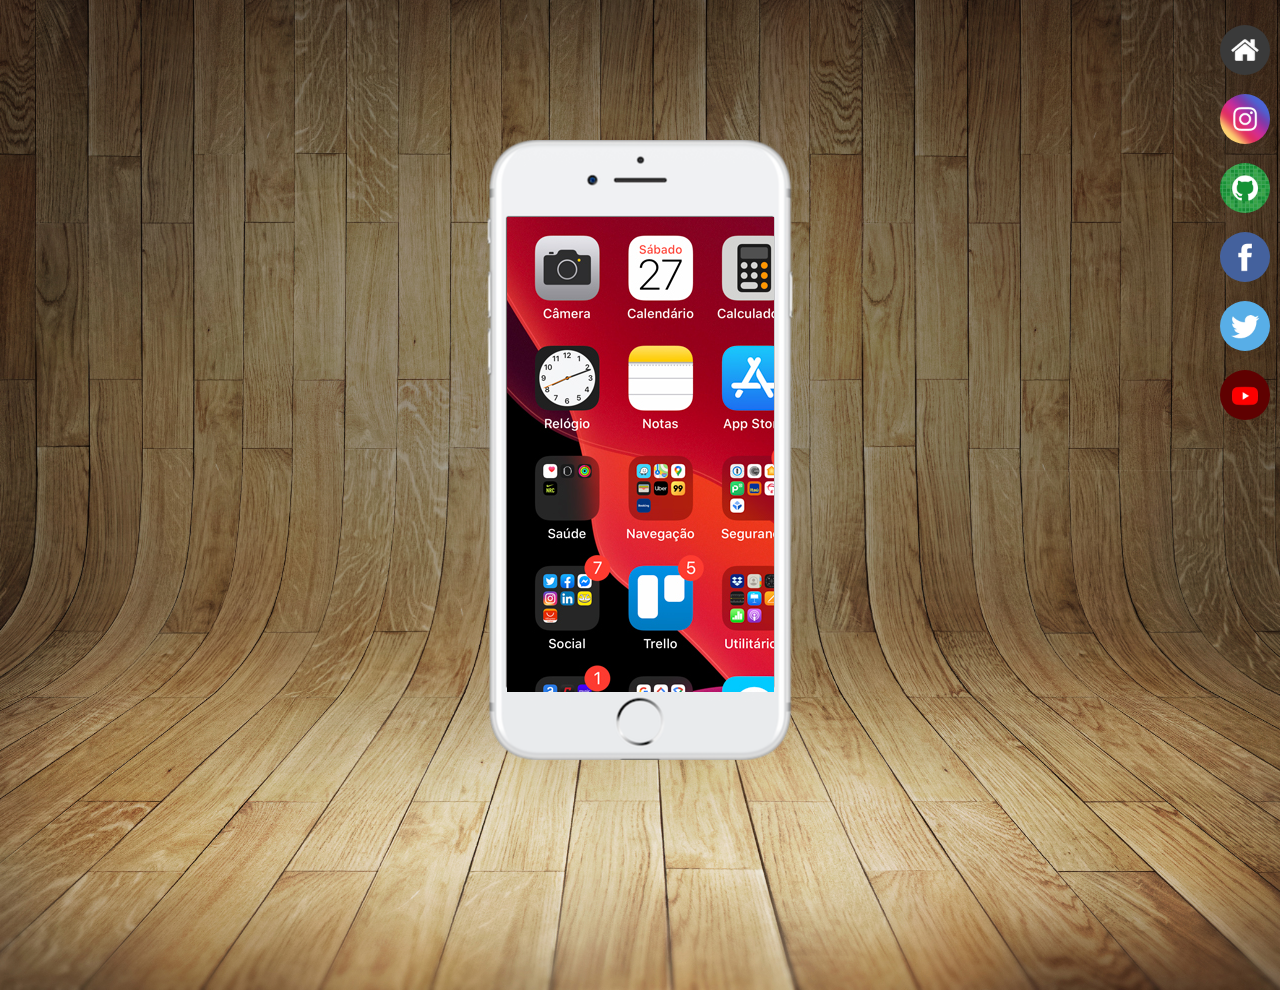
<file: index.html>
<!DOCTYPE html>
<html lang="pt-br">
<head>
    <meta charset="UTF-8">
    <meta name="viewport" content="width=device-width, initial-scale=1.0">
    <link rel="stylesheet" href="style.css">
    <link rel="shortcut icon" href="favicon.ico" type="image/x-icon">
    <title>Redes Sociais</title>
</head>
<body>
    <main>
        <nav>
            <a href="imagens/tela-home.jpg" target="iframe">
                <img src="imagens/logo-home.jpg" alt="logo home">
            </a>
            <a href="./paginas/instagram.html" target="iframe">
                <img src="imagens/logo-instagram.jpg" alt="logo instagram">
            </a>
            <a href="/paginas/github.html" target="iframe">
                <img src="imagens/logo-github.jpg" alt="logo github">
            </a>
            <a href="/paginas/facebook.html" target="iframe">
                <img src="imagens/logo-facebook.jpg" alt="logo facebook">
            </a>
            <a href="/paginas/twiter.html" target="iframe">
                <img src="imagens/logo-twitter.jpg" alt="logo twitter">
            </a>
            <a href="/paginas/youtube.html" target="iframe">
                <img src="imagens/logo-youtube.jpg" alt="logo youtube">
            </a>
        </nav>
        <section id="telefone">
            <iframe name="iframe" src="imagens/tela-home.jpg" frameborder="0"></iframe>
        </section>
    </main>
</body>
</html>
</file>
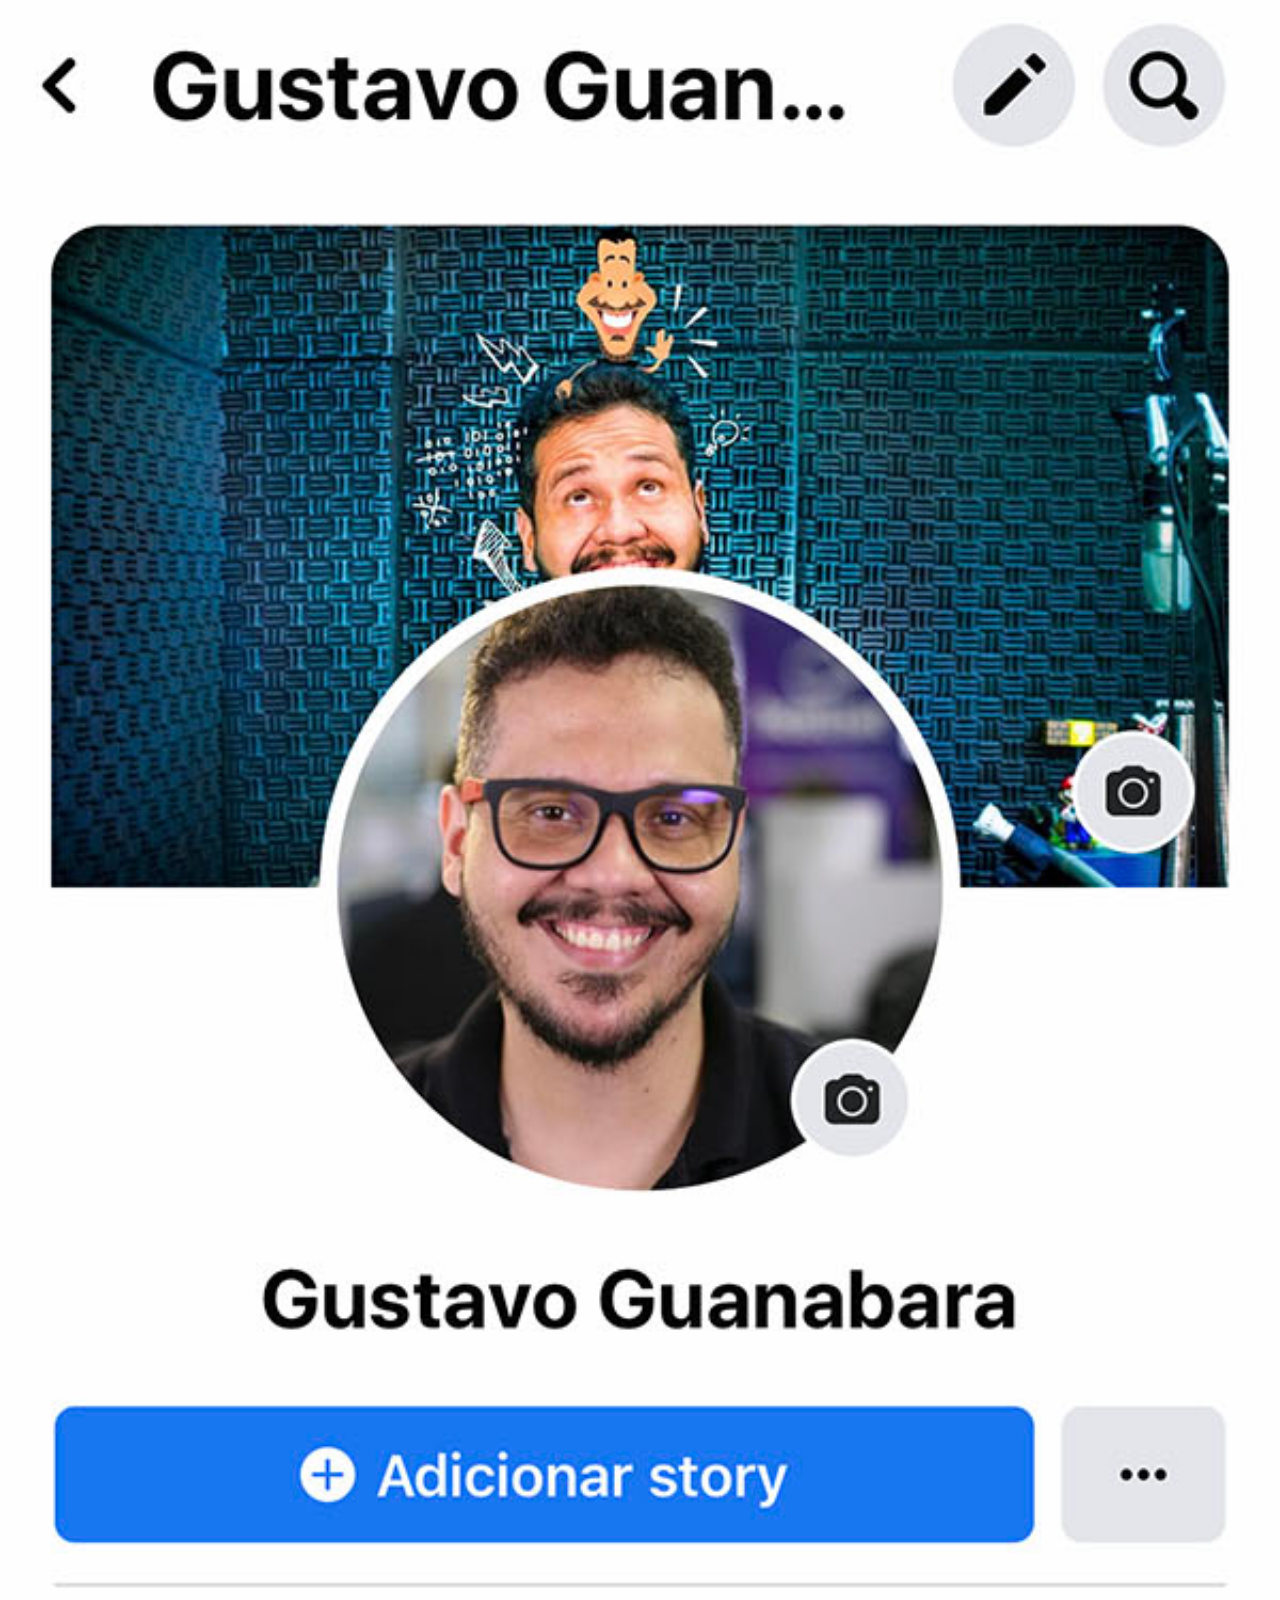
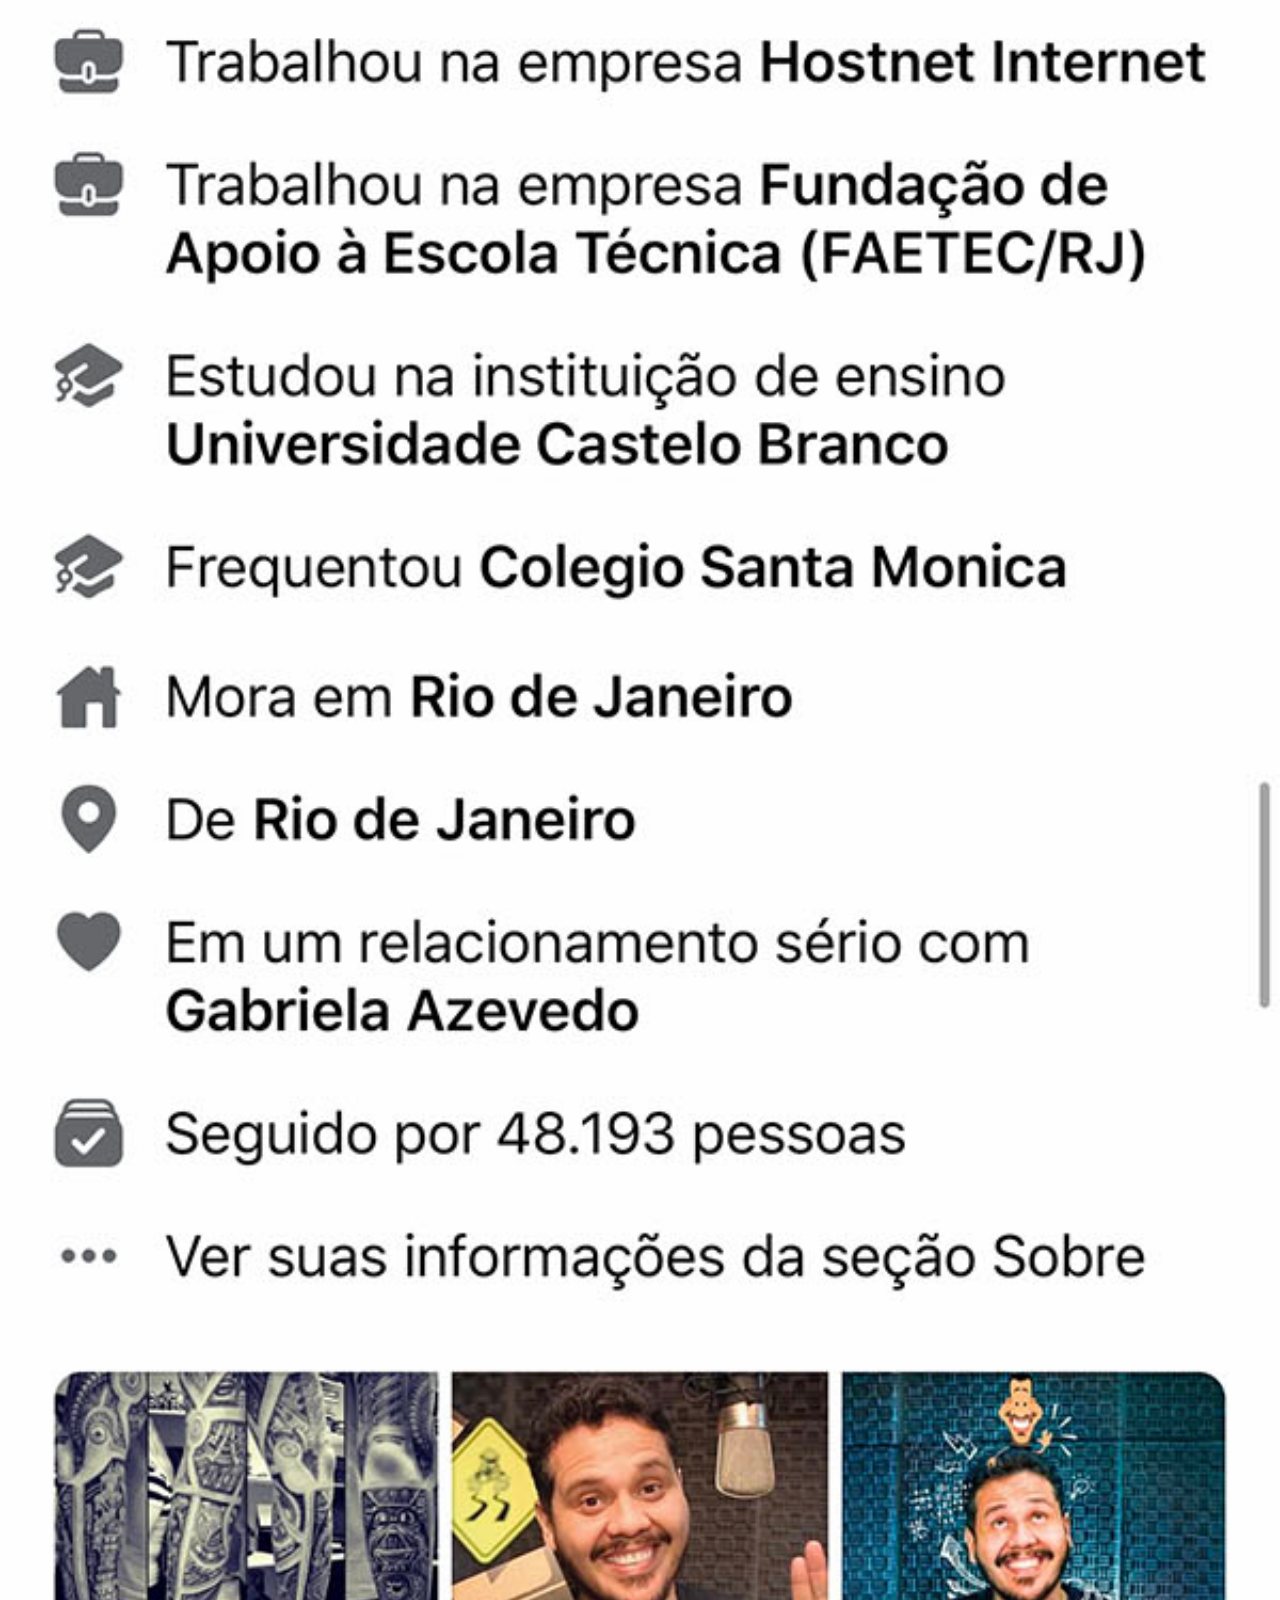
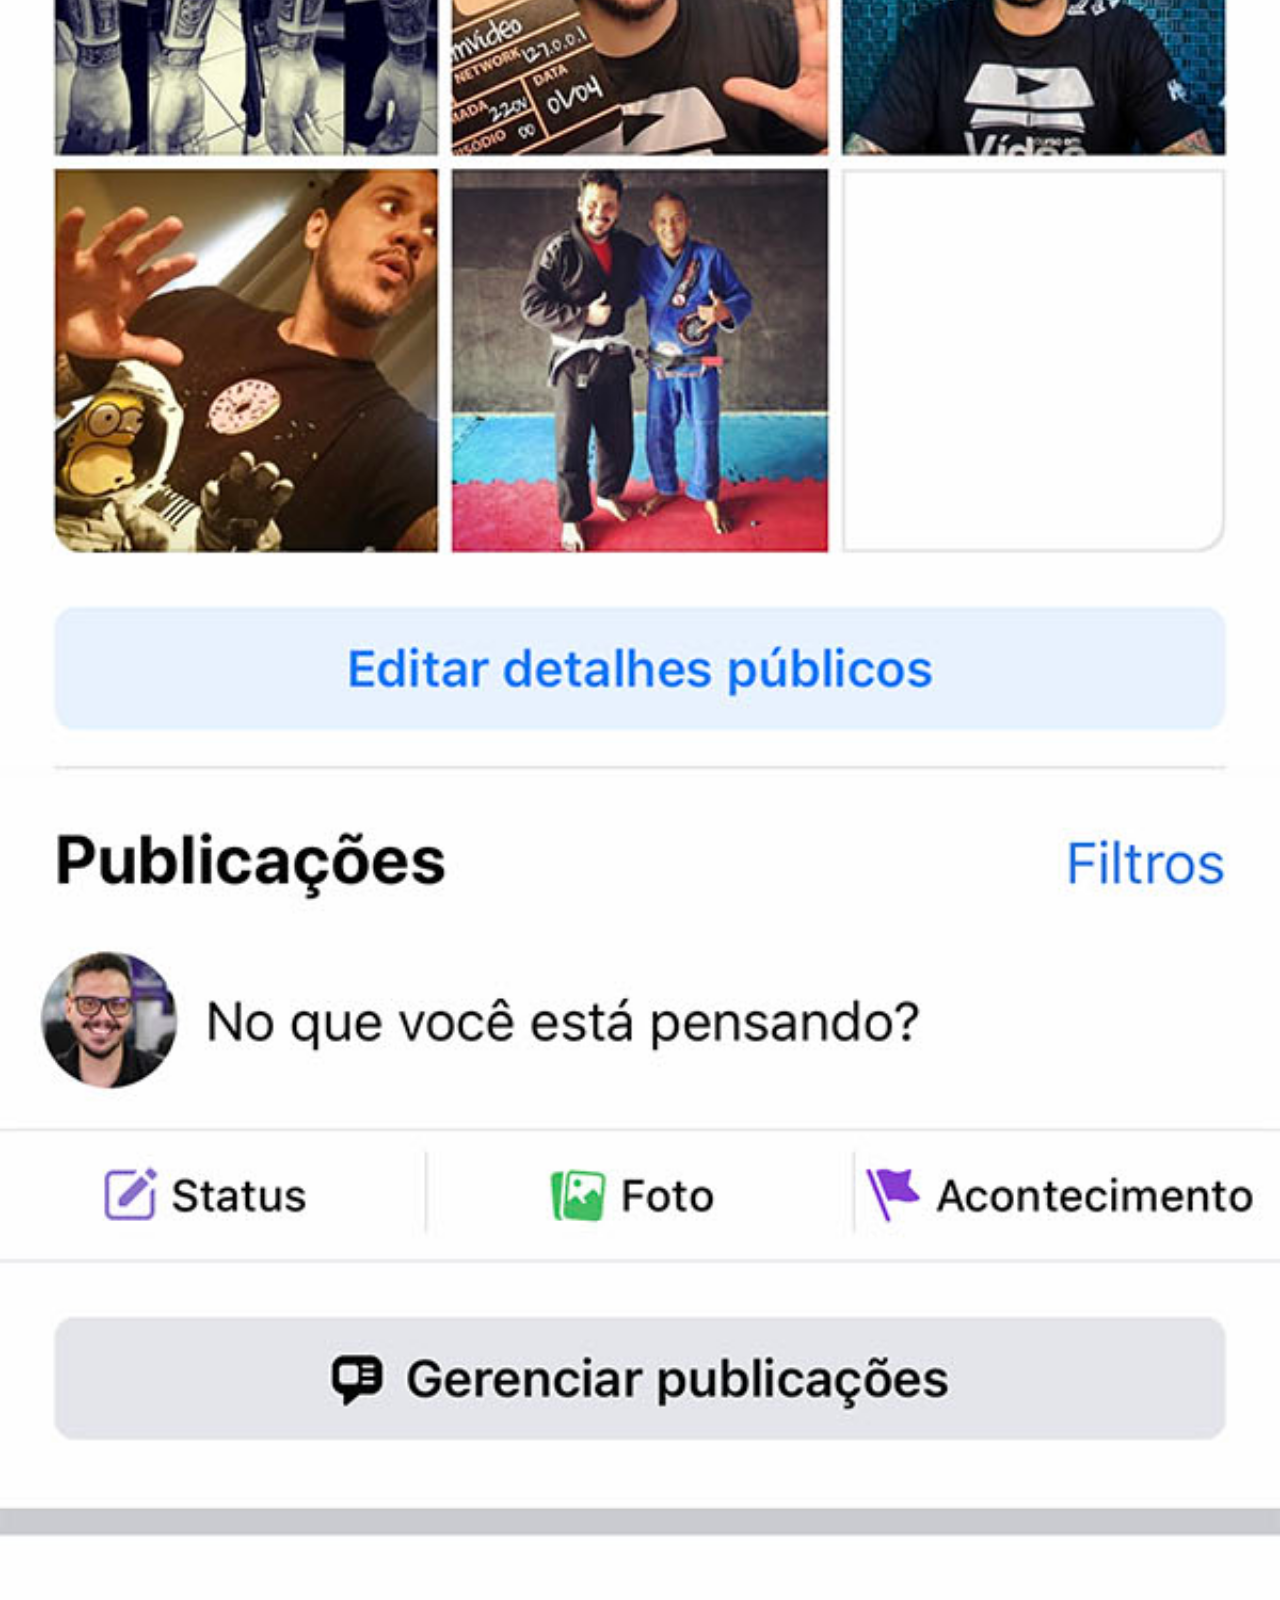
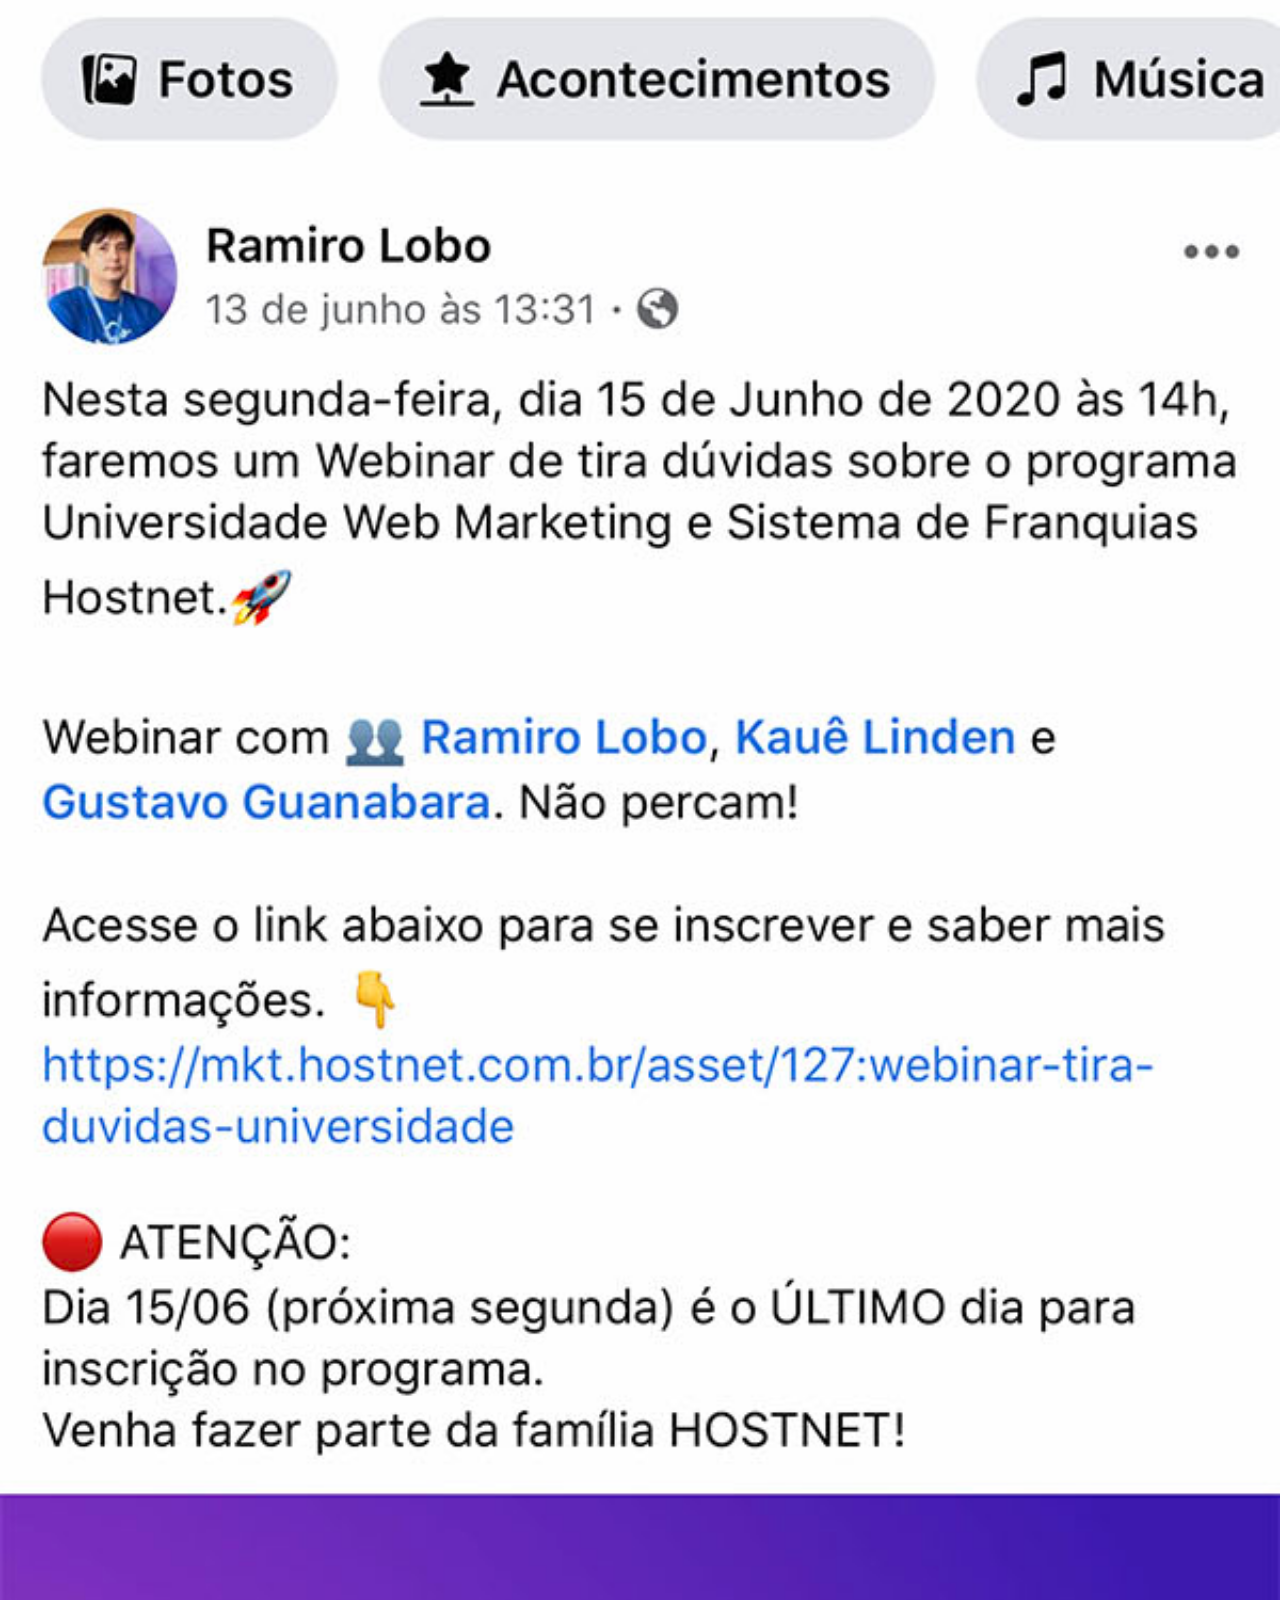
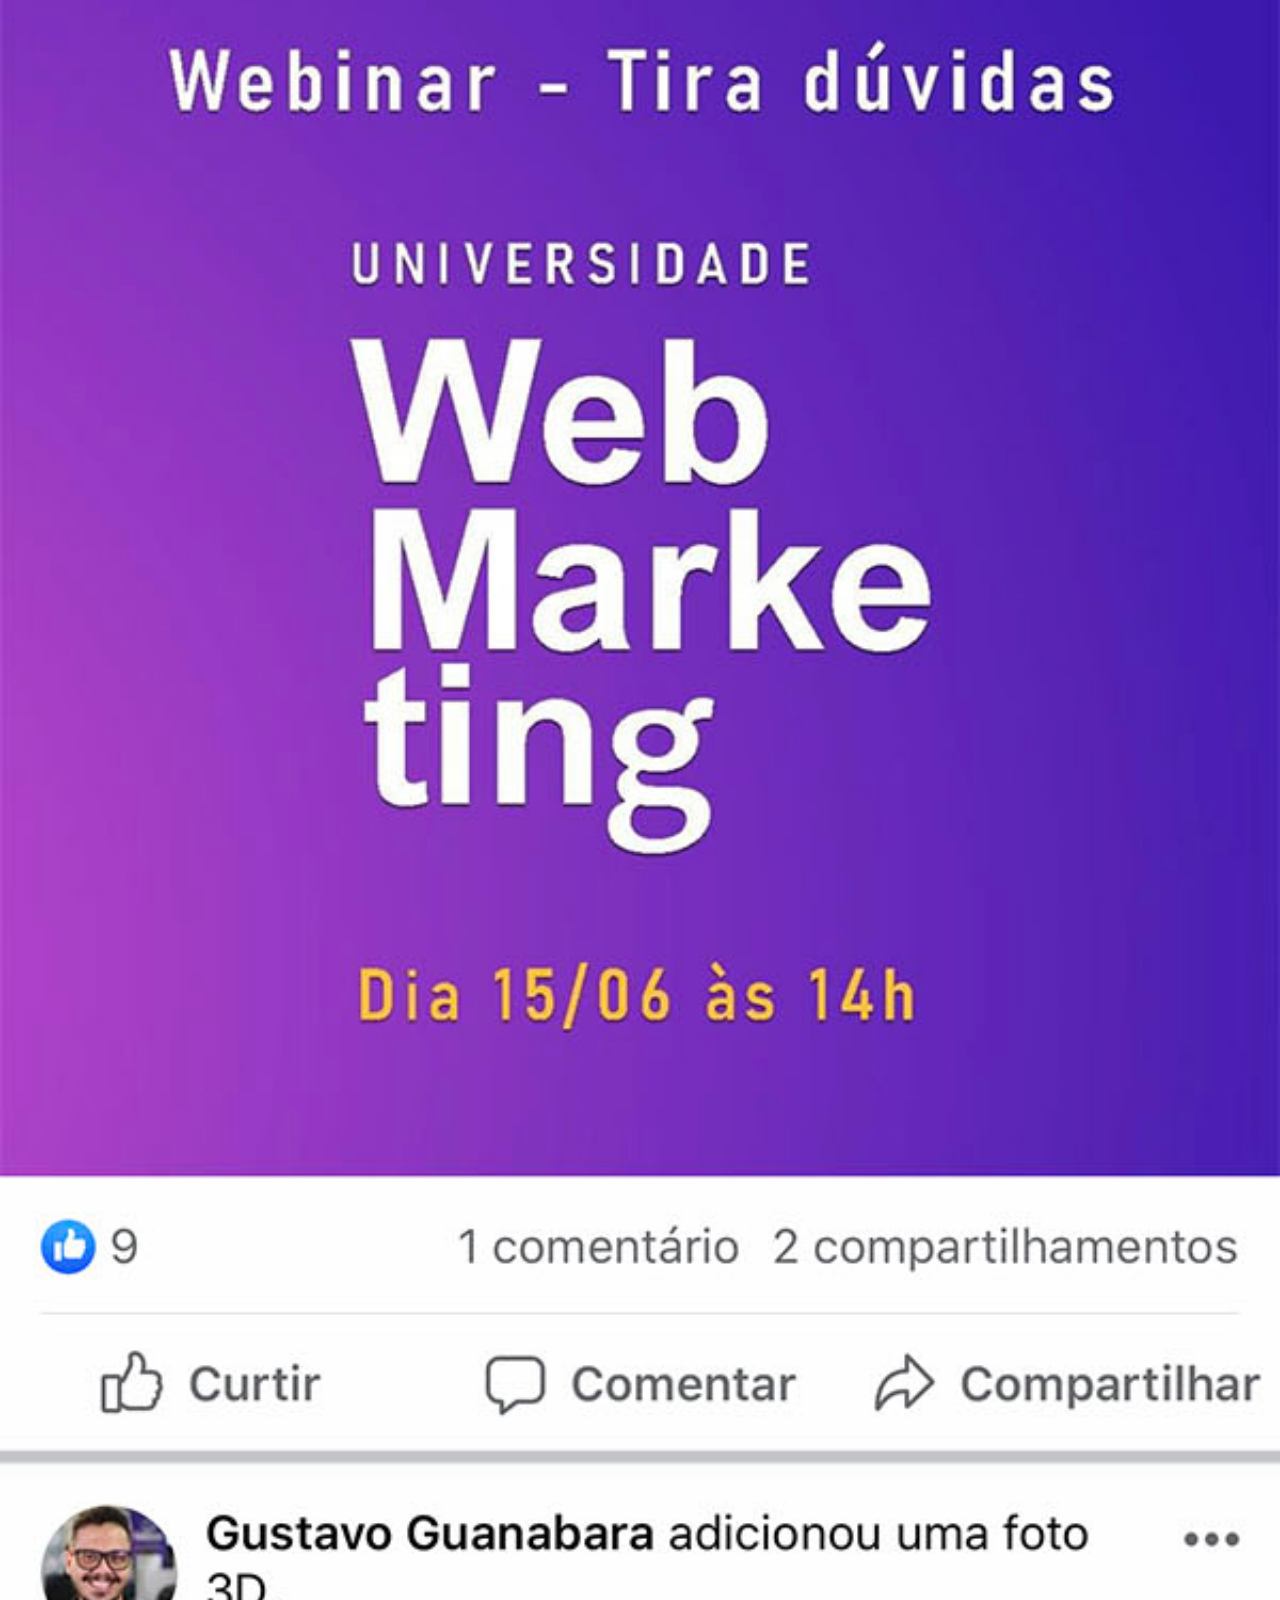
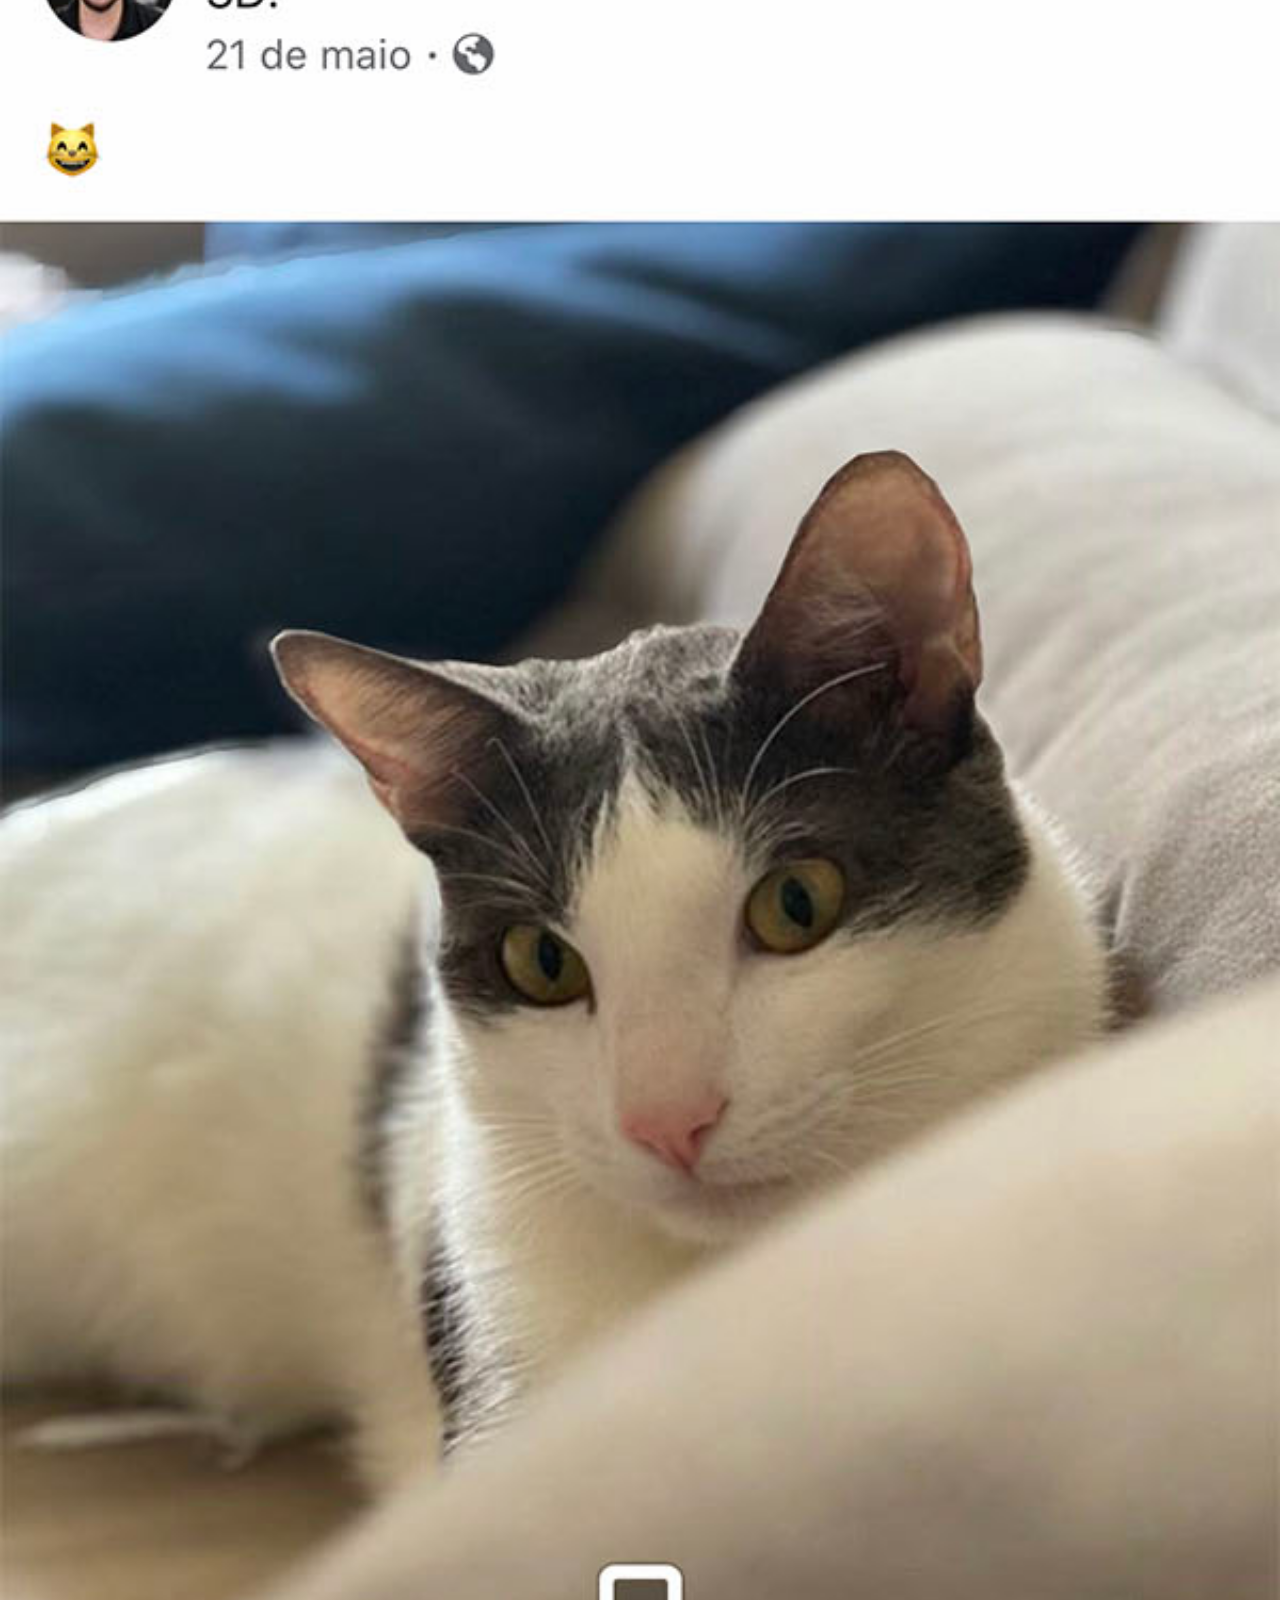
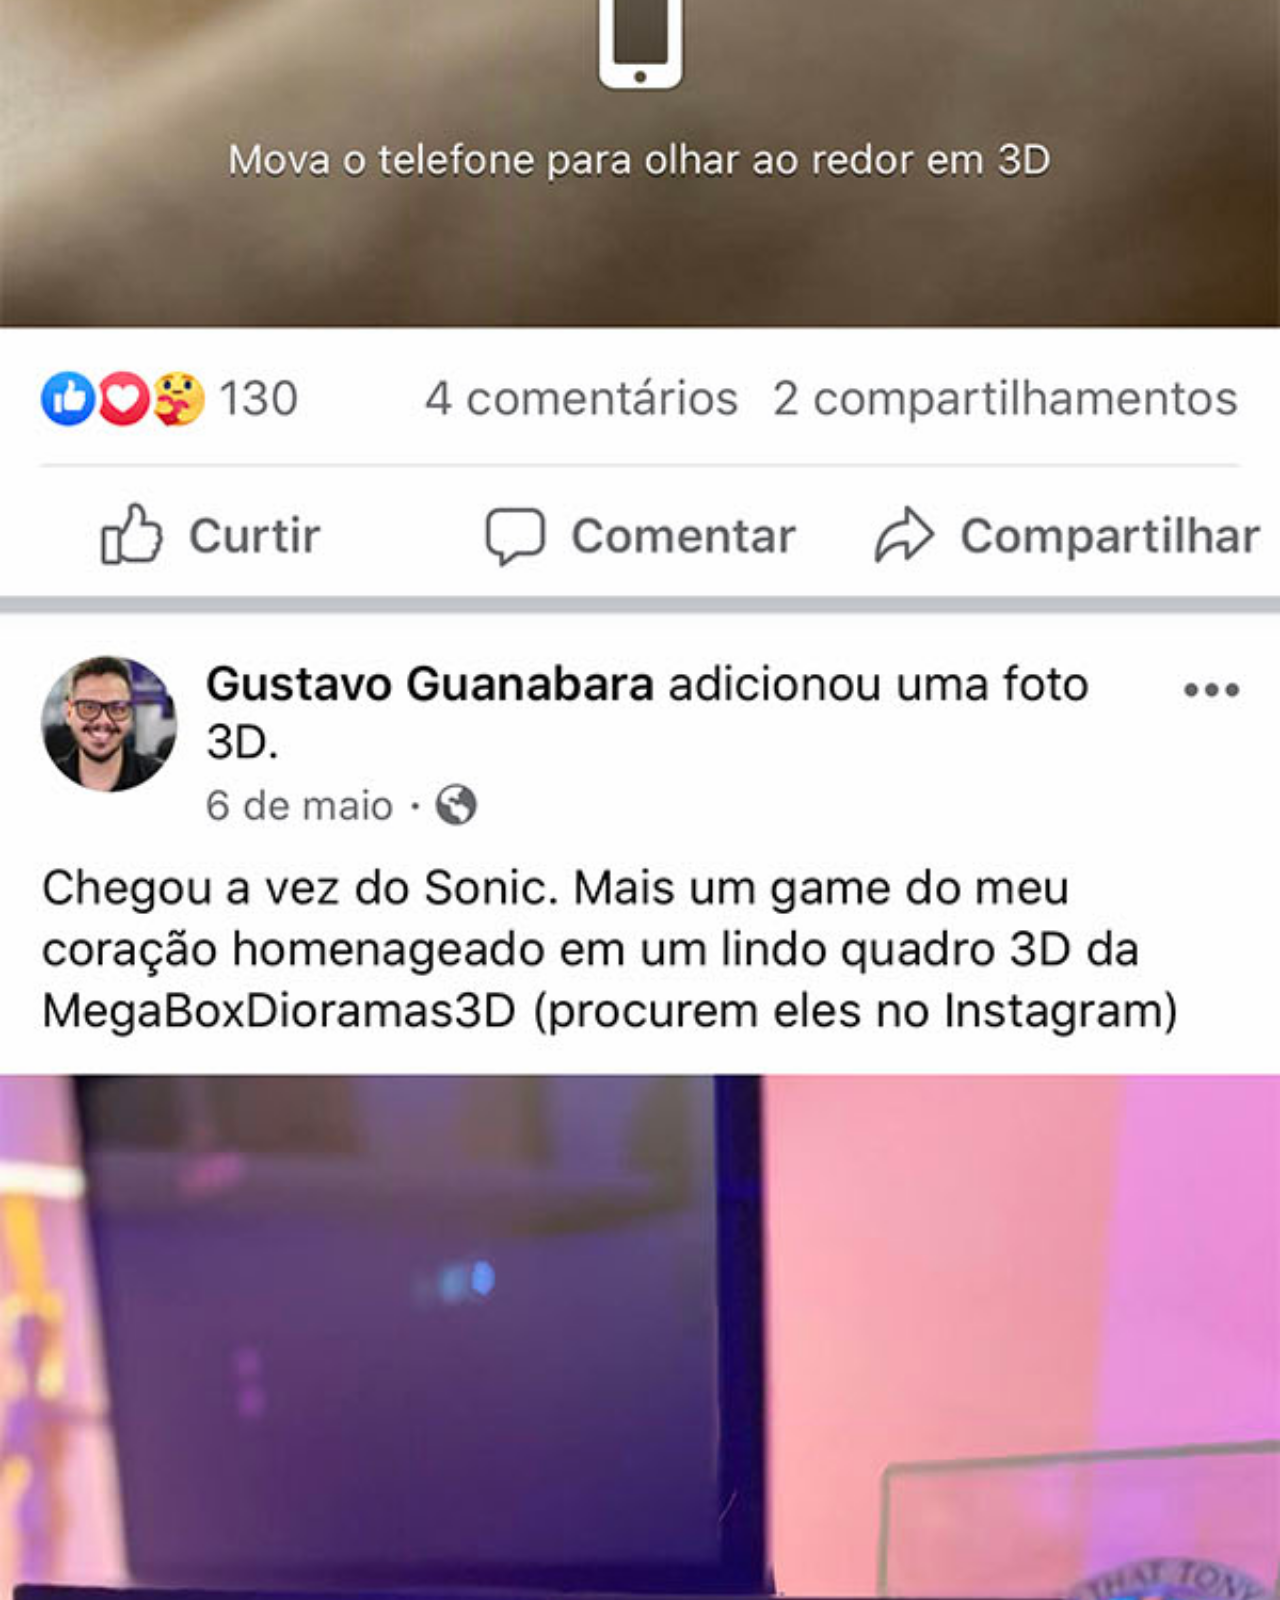
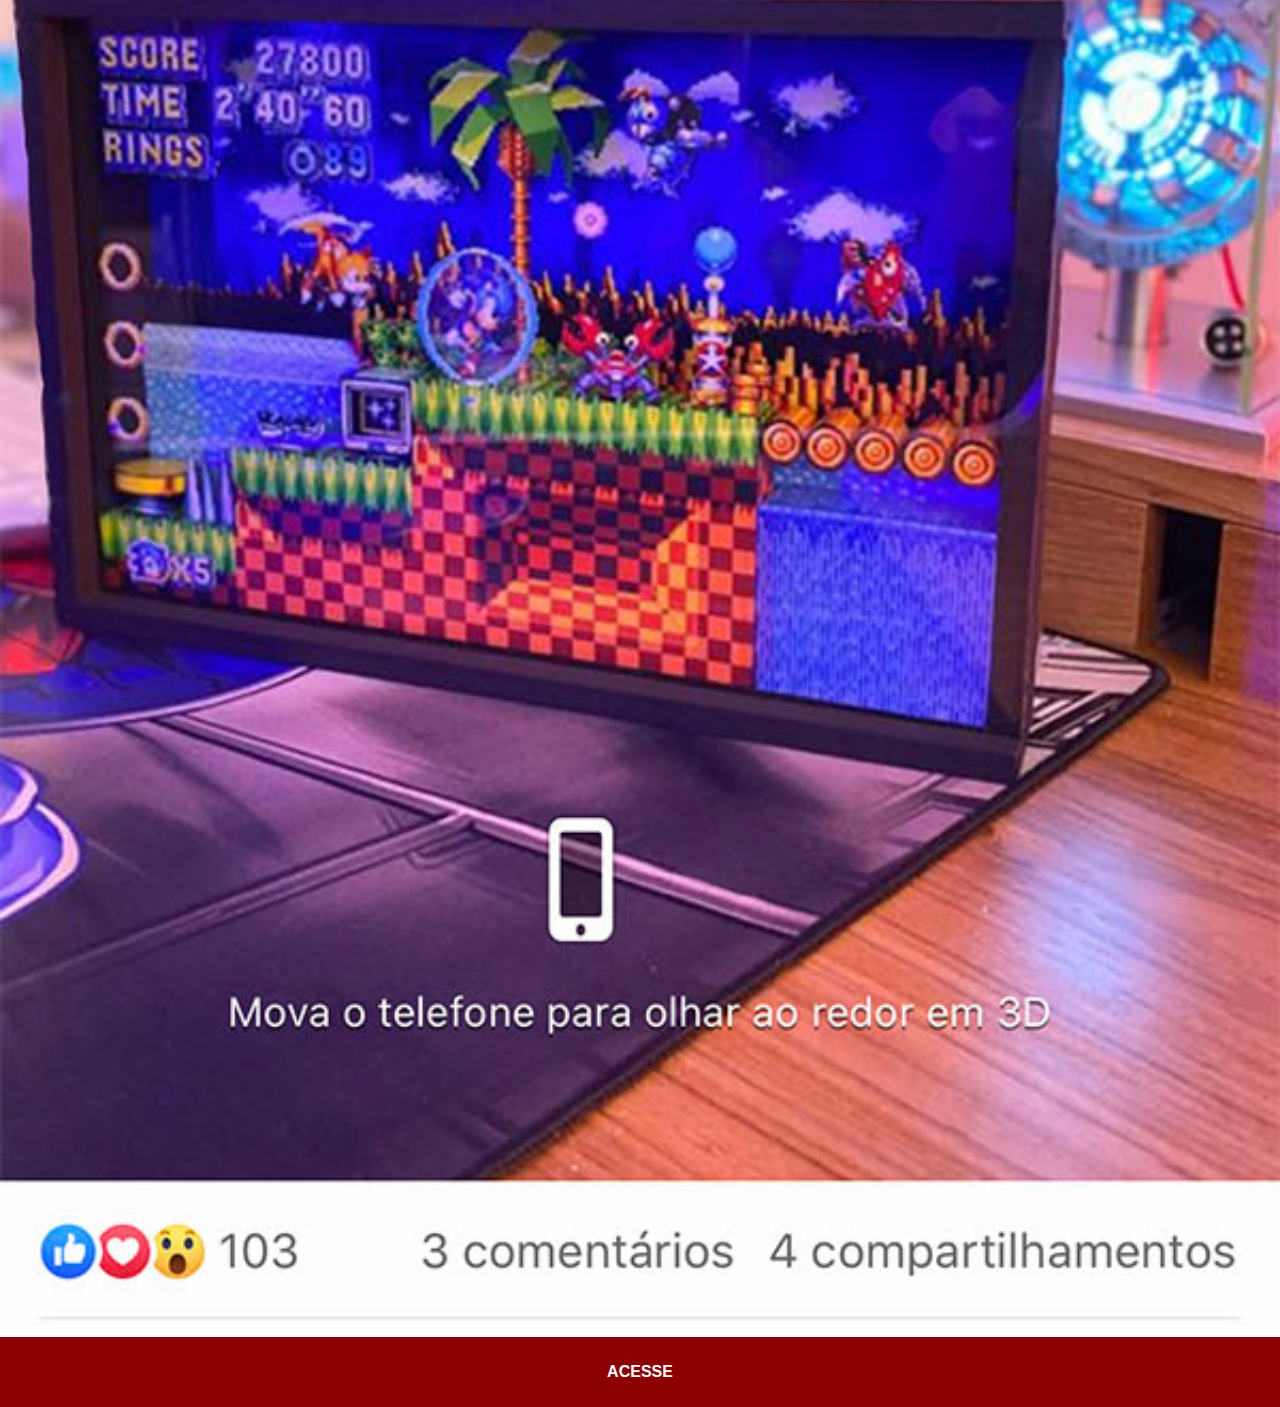
<file: paginas/facebook.html>
<!DOCTYPE html>
<html lang="pt-br">
<head>
    <meta charset="UTF-8">
    <meta name="viewport" content="width=device-width, initial-scale=1.0">
    <title>Instagram</title>
    <link rel="stylesheet" href="pagina.css">
</head>
<body>
    <img src="/imagens/tela-facebook.jpg" alt="foto do facebook">
    <button>ACESSE</button>
</body>
</html>
</file>
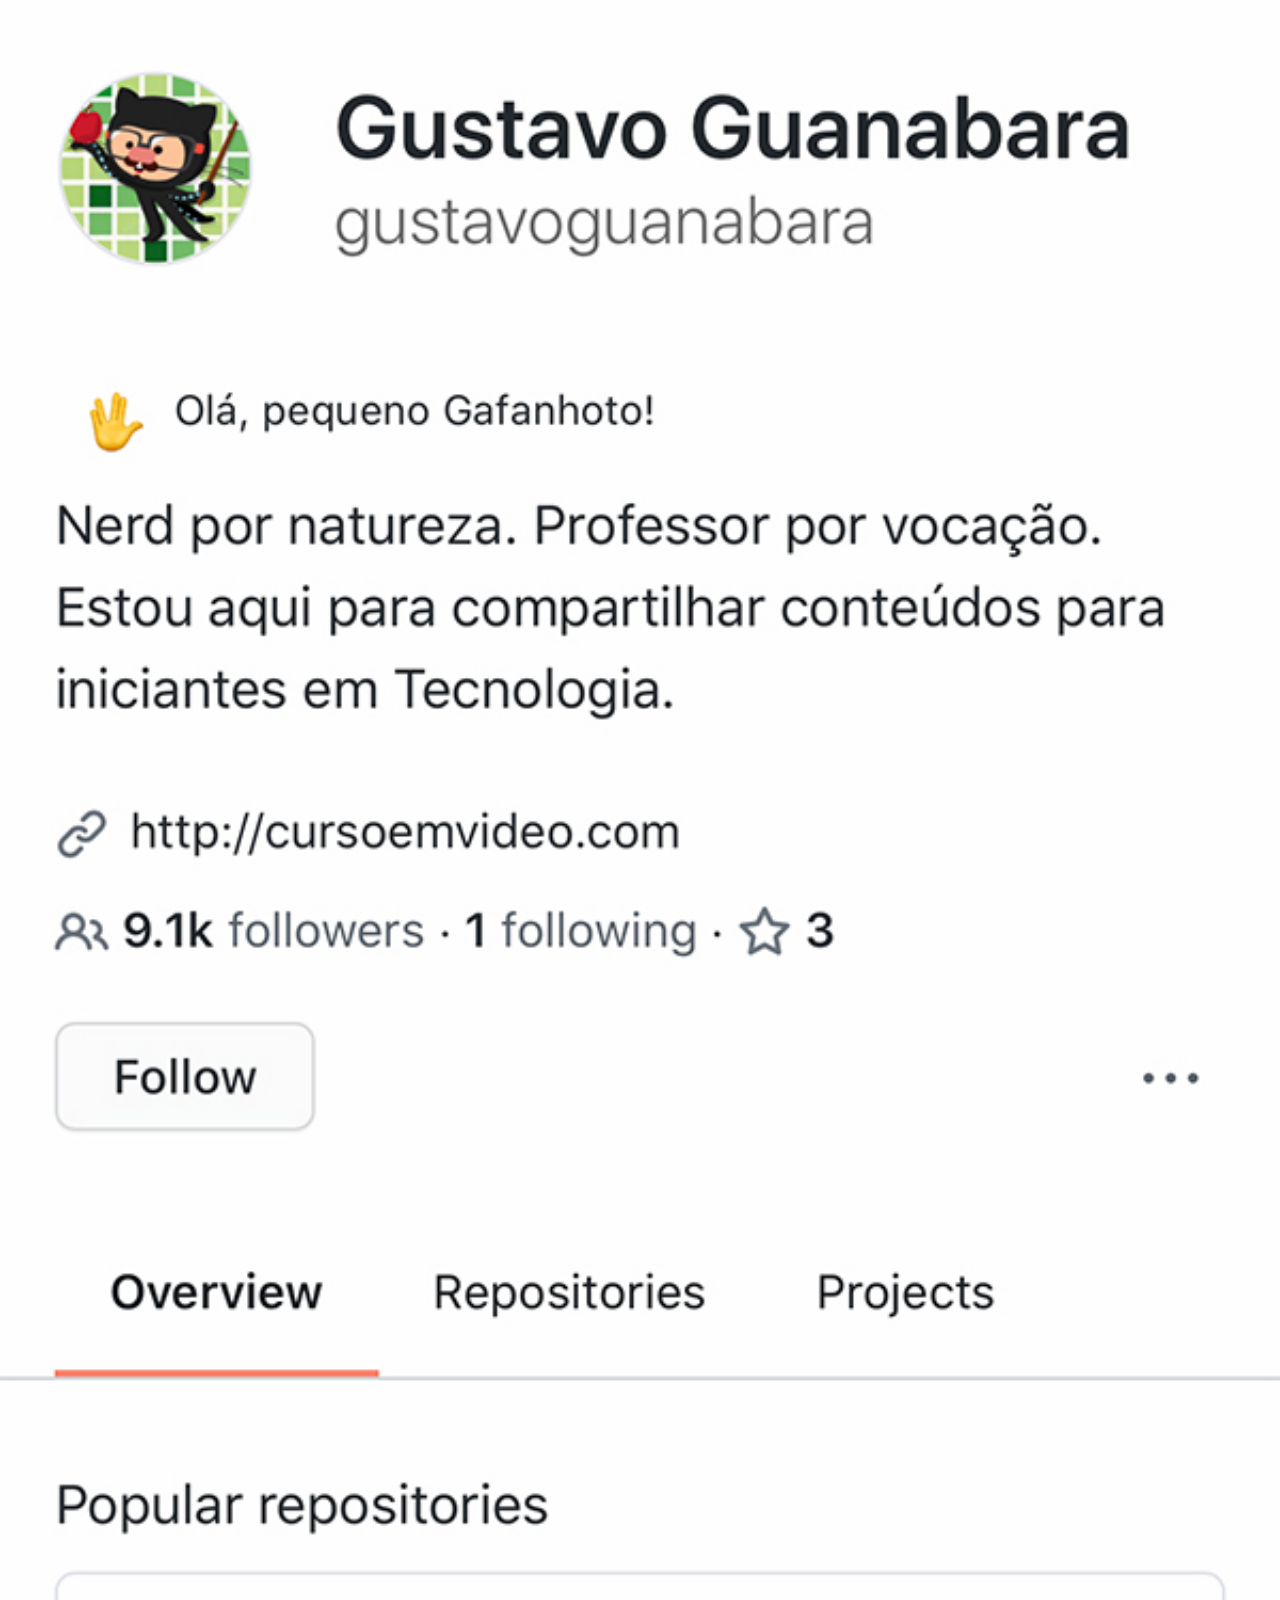
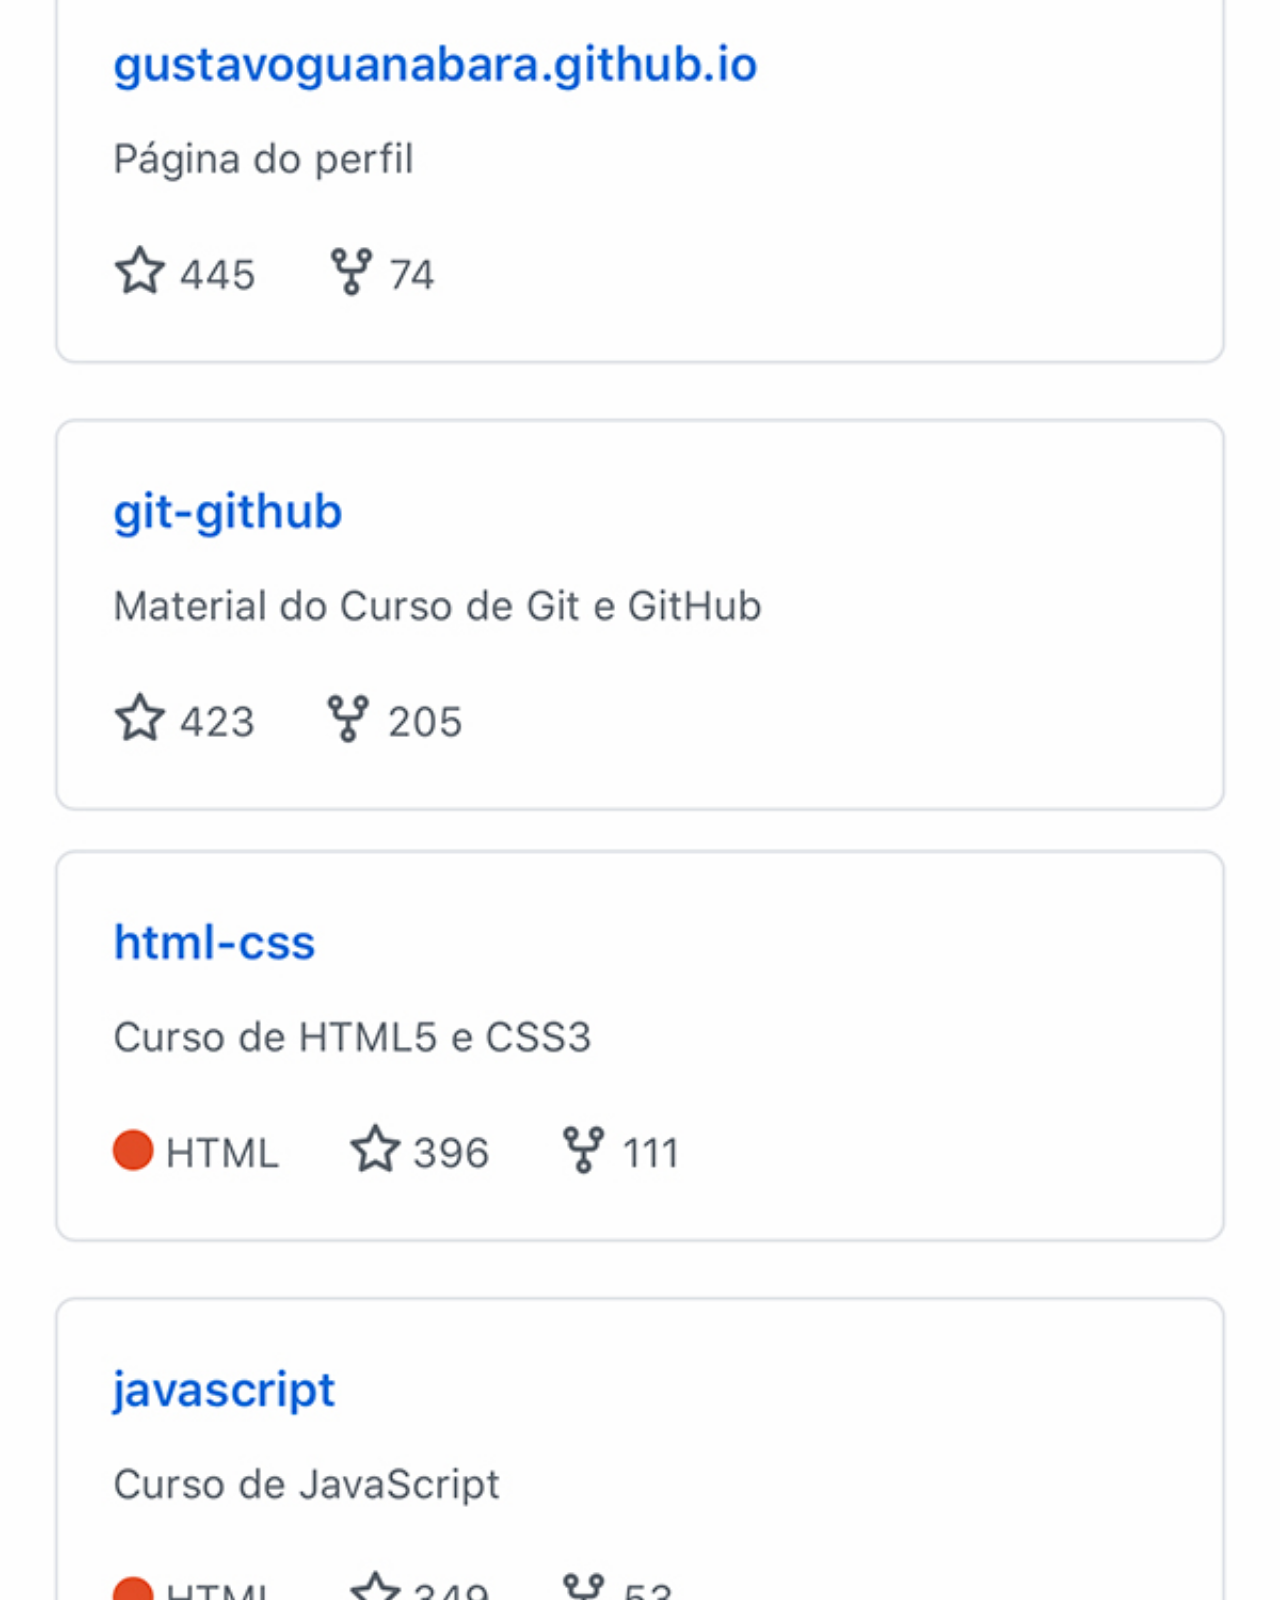
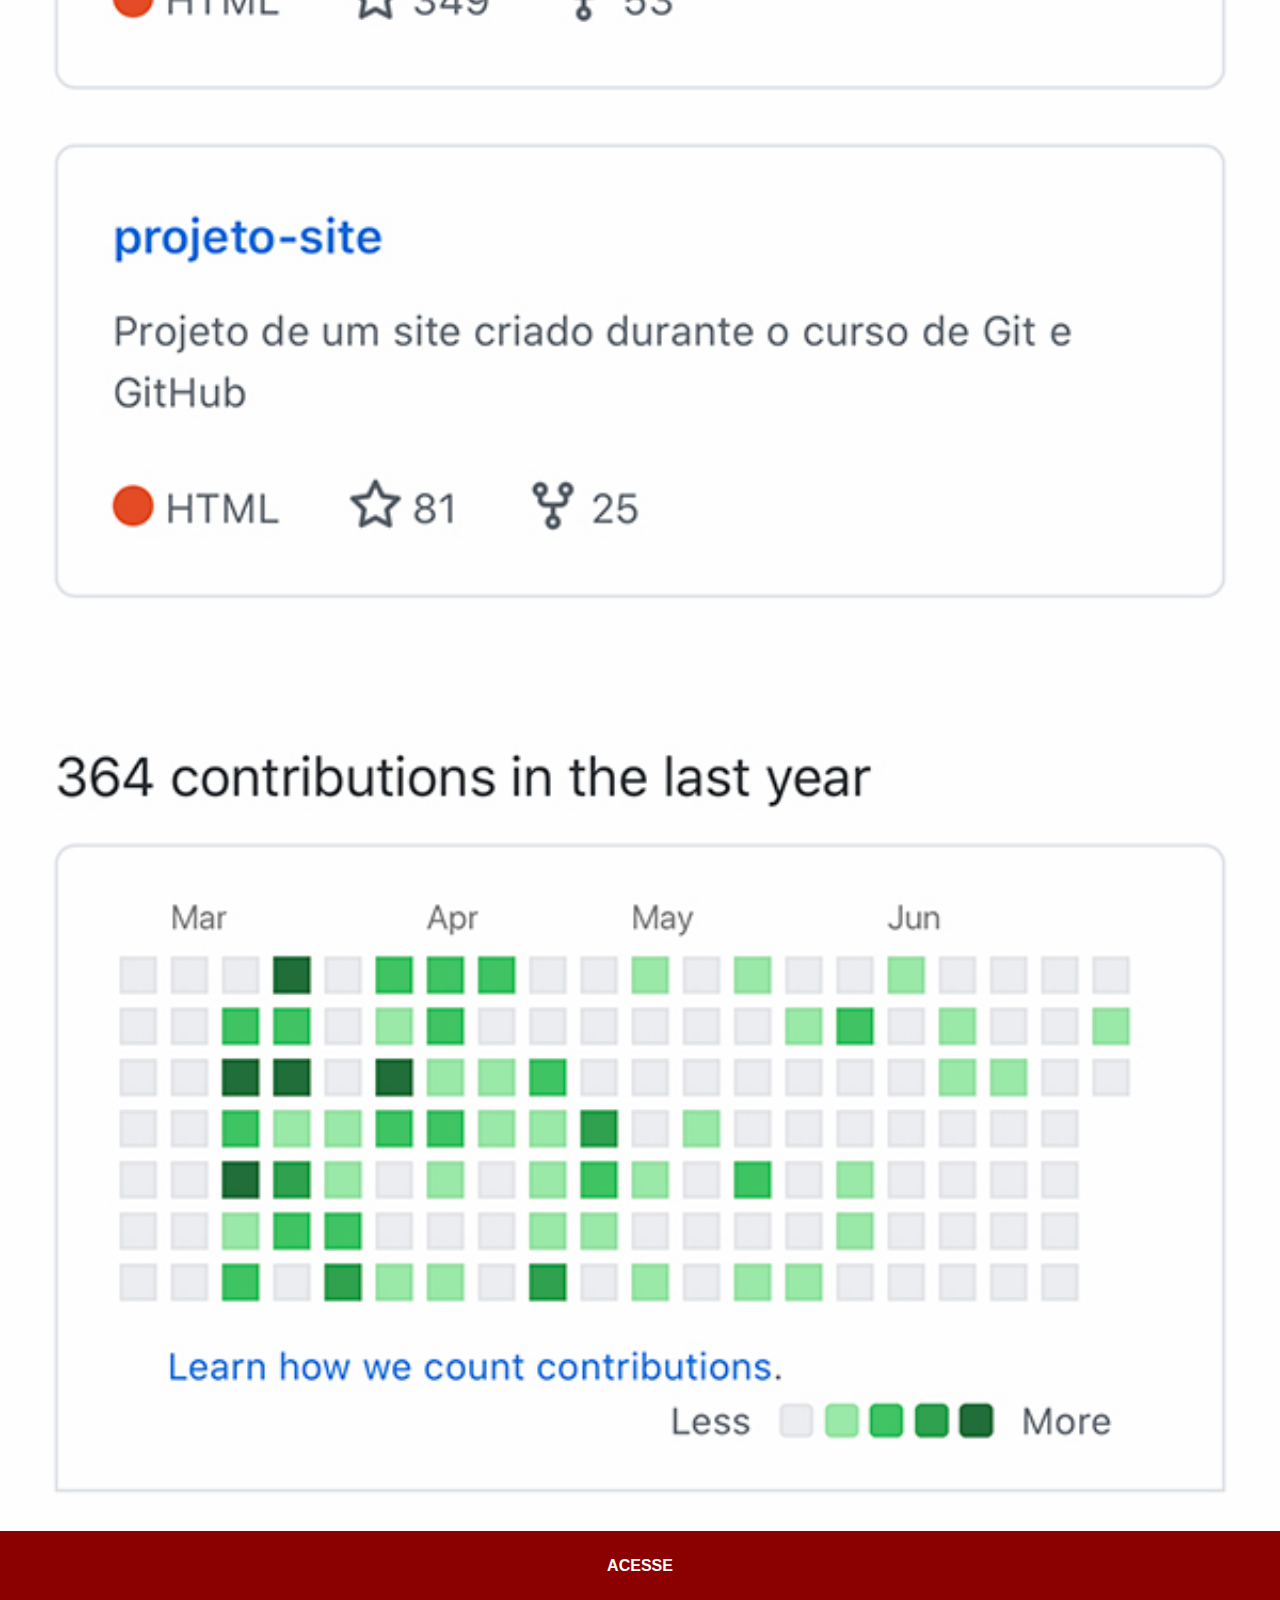
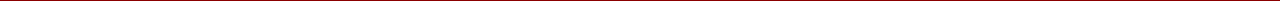
<file: paginas/github.html>
<!DOCTYPE html>
<html lang="pt-br">
<head>
    <meta charset="UTF-8">
    <meta name="viewport" content="width=device-width, initial-scale=1.0">
    <title>Instagram</title>
    <link rel="stylesheet" href="pagina.css">
</head>
<body>
    <img src="/imagens/tela-github.jpg" alt="foto do github">
    <button>ACESSE</button>

</body>
</html>
</file>
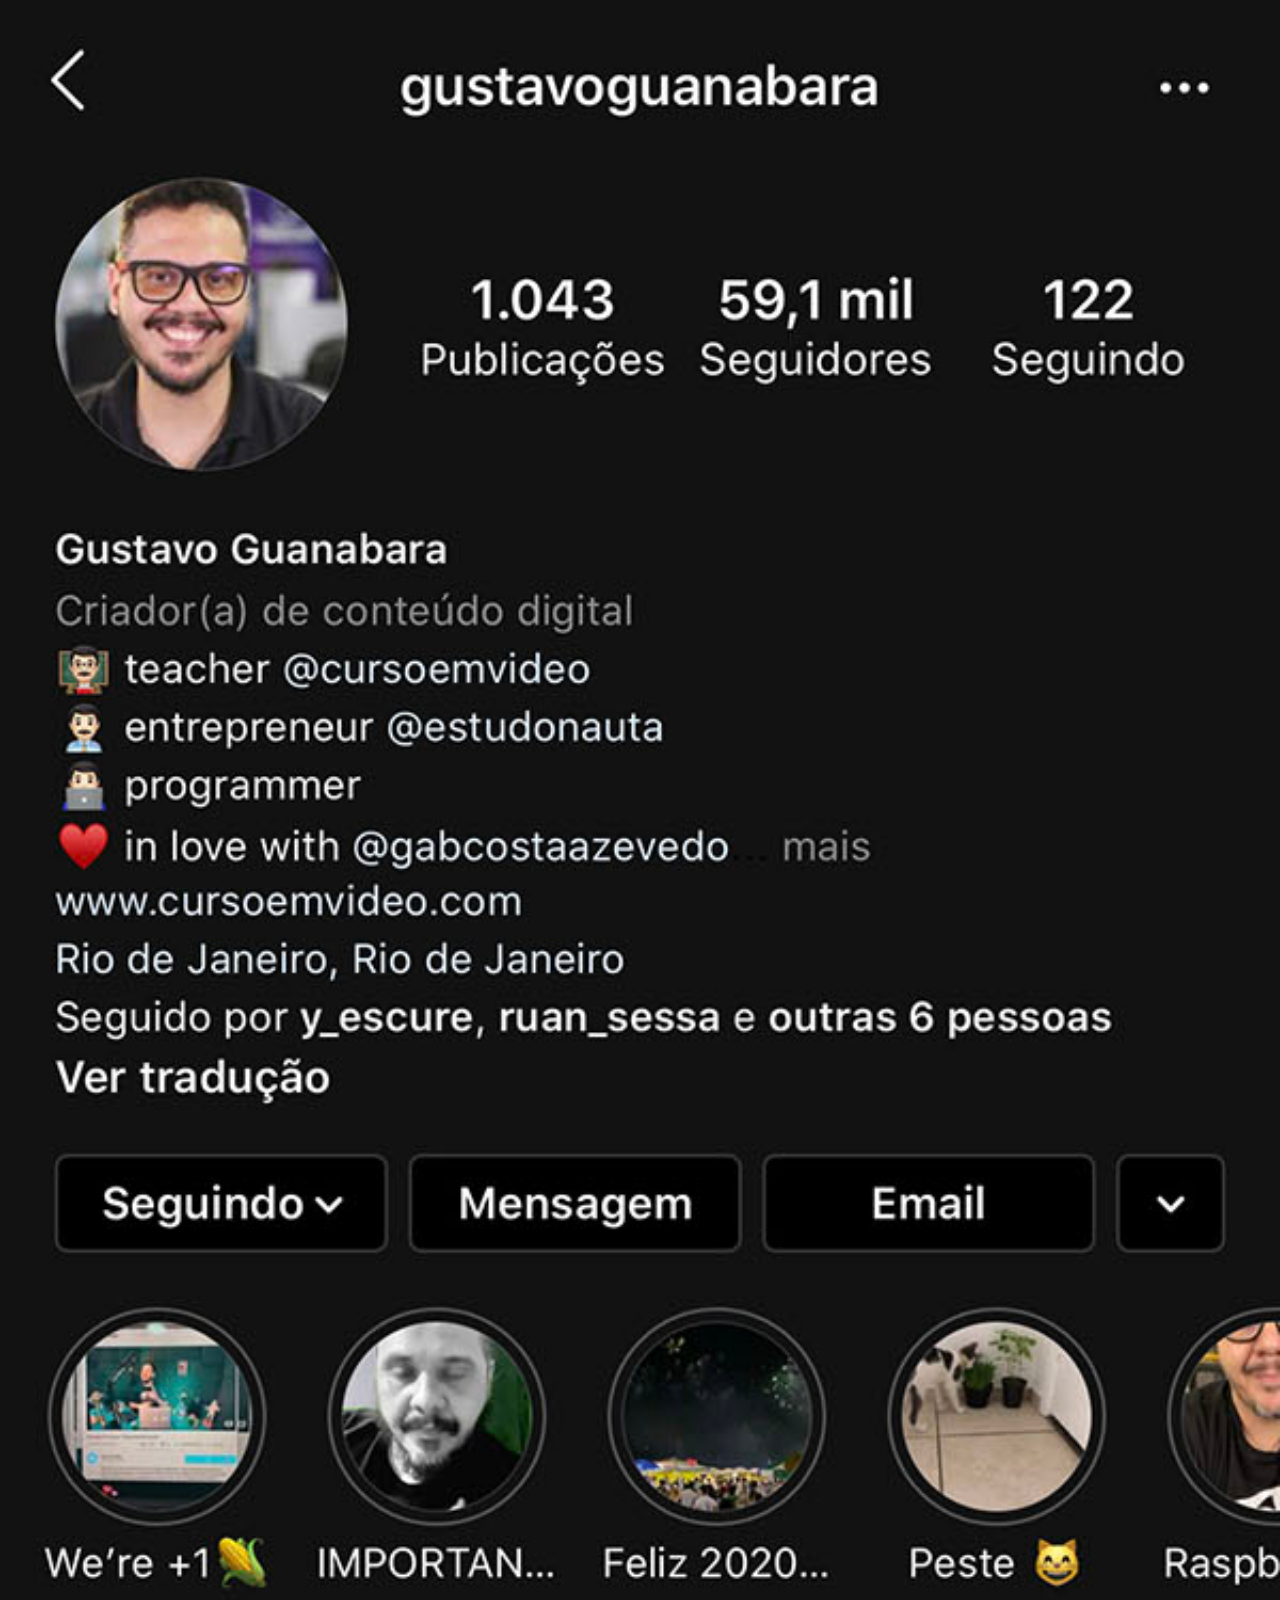
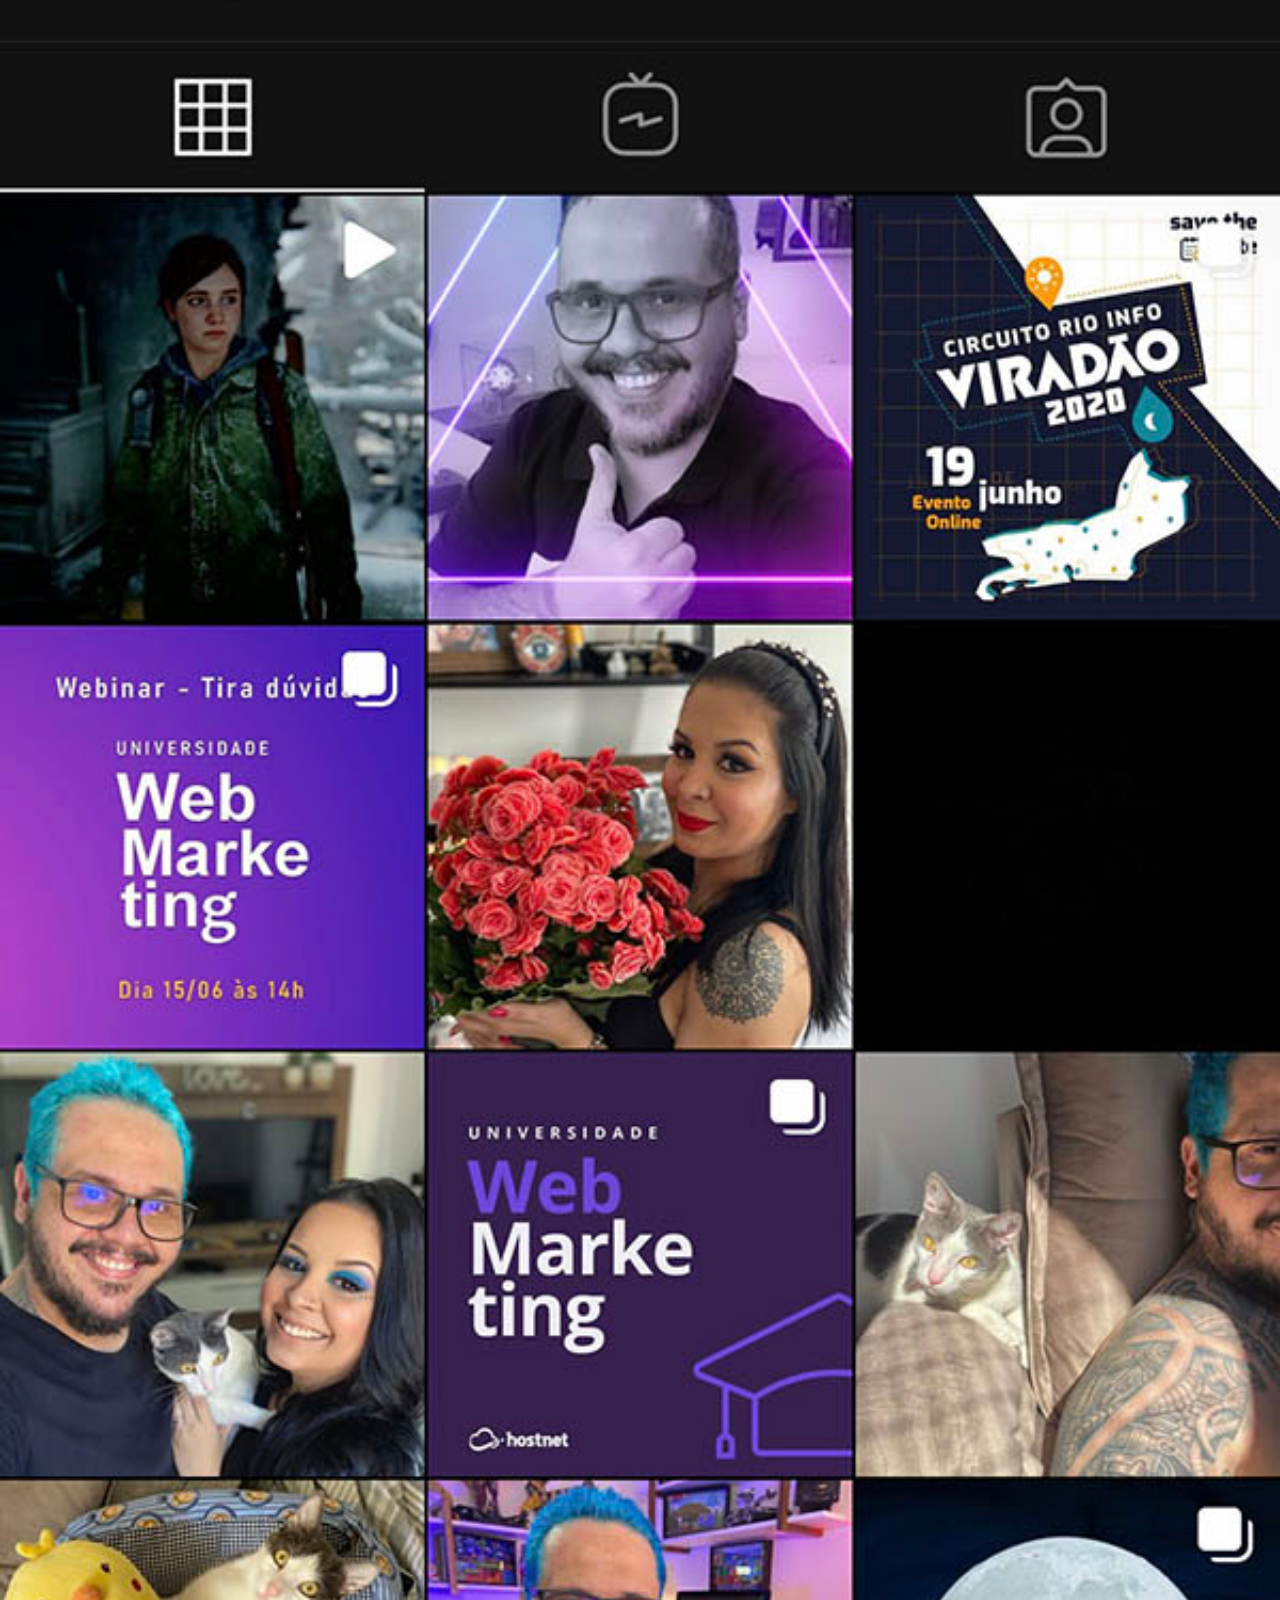
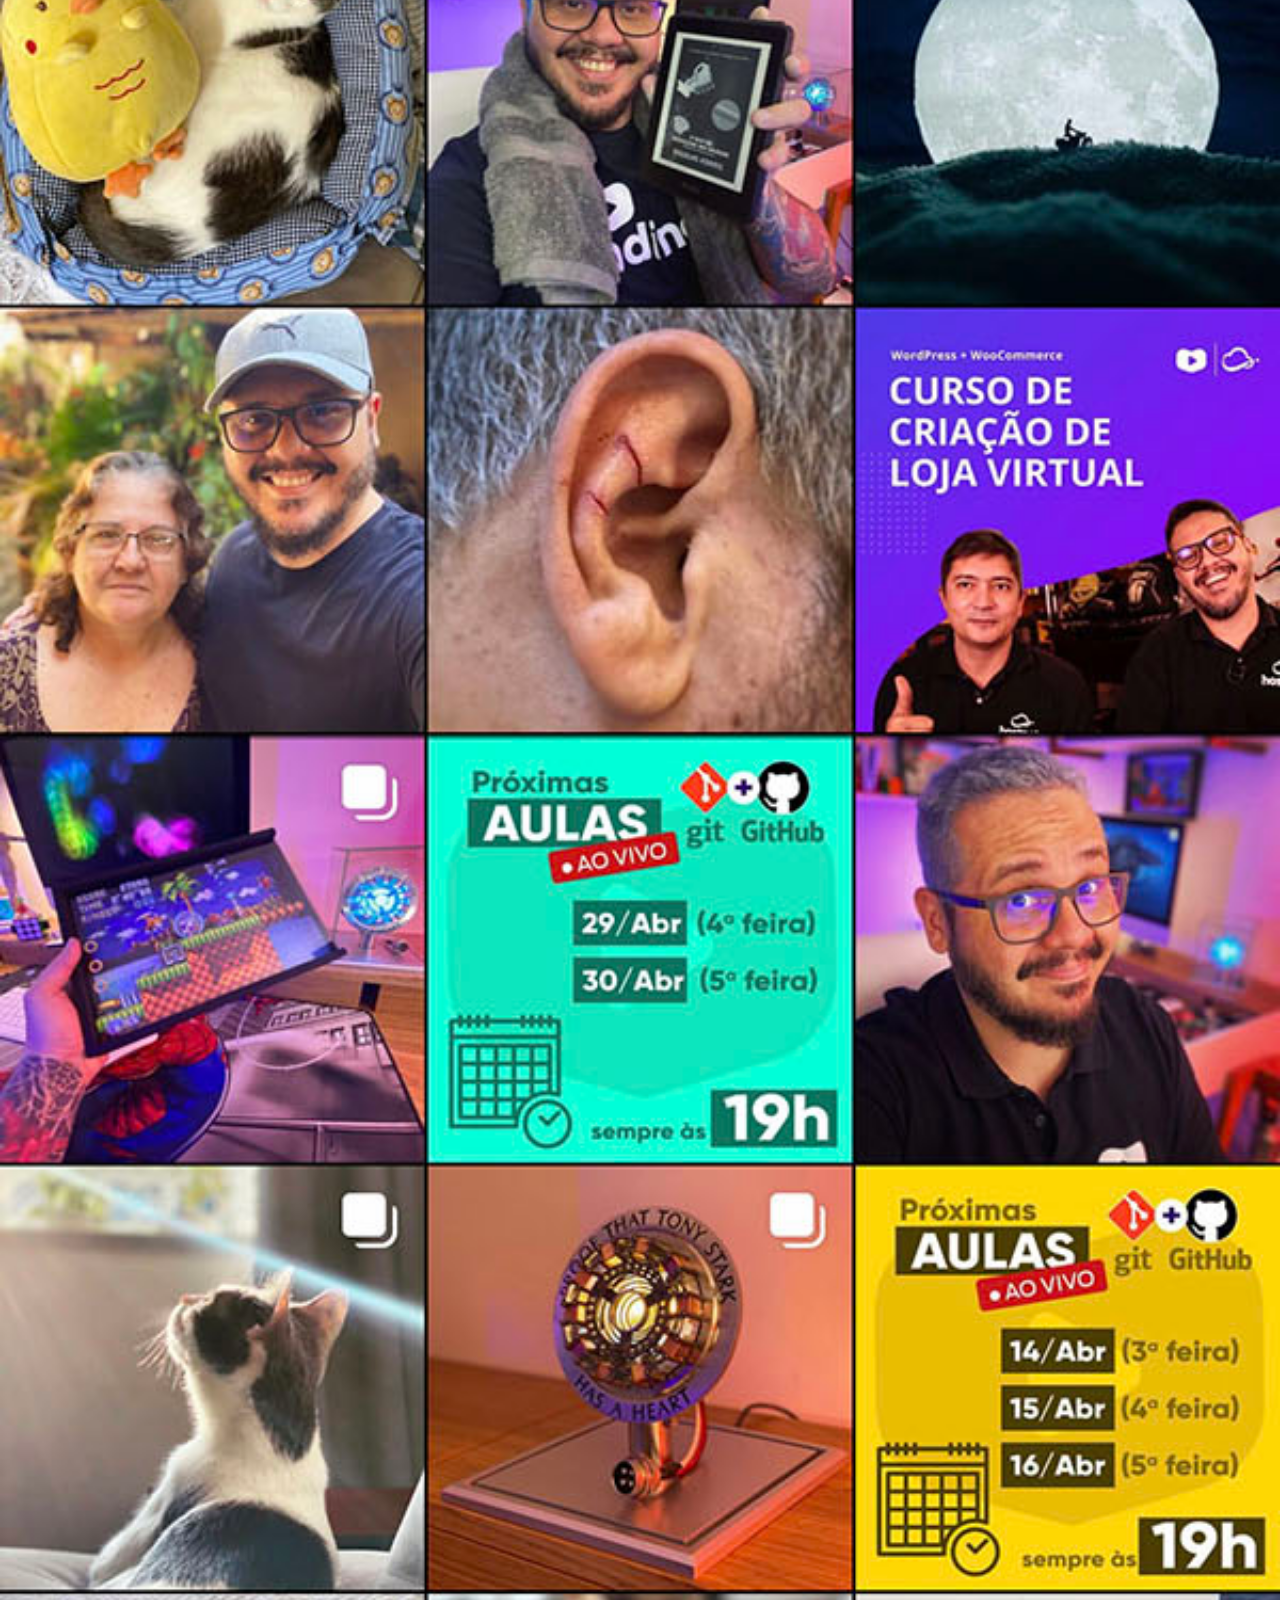
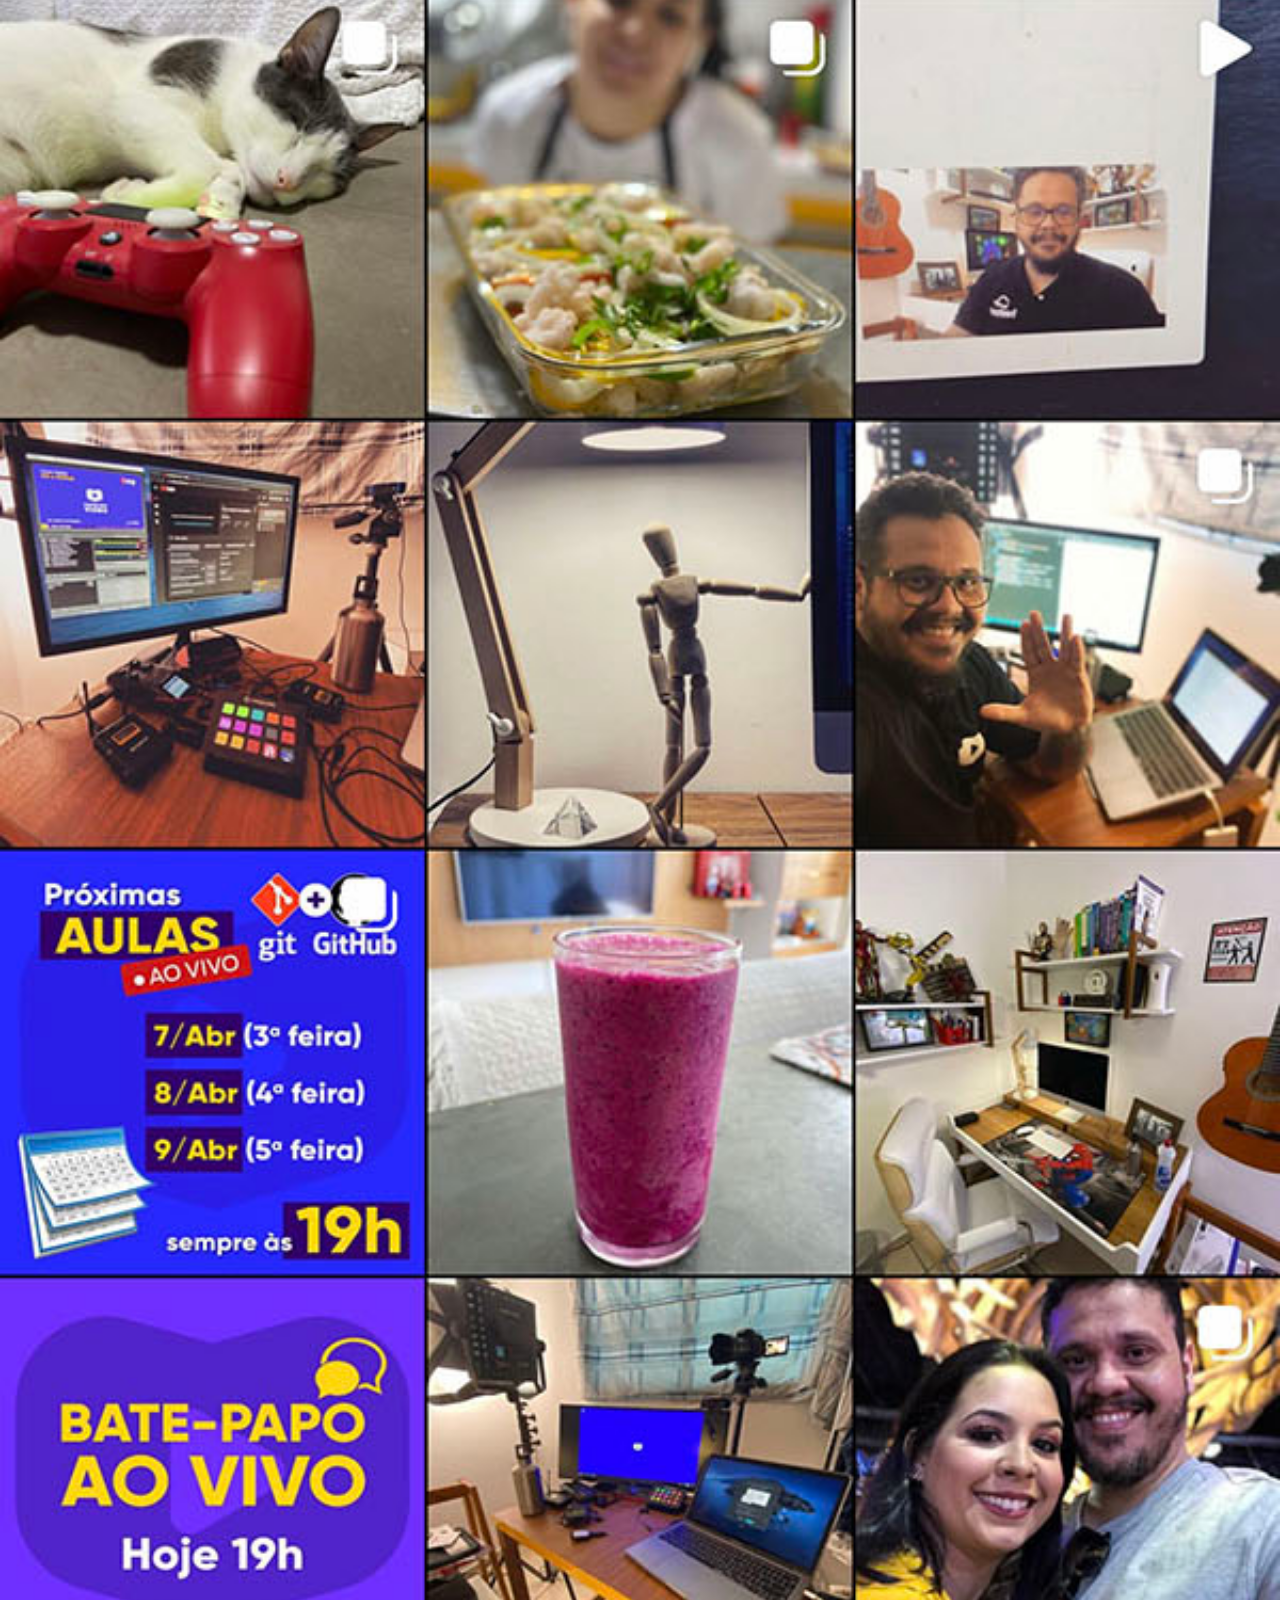
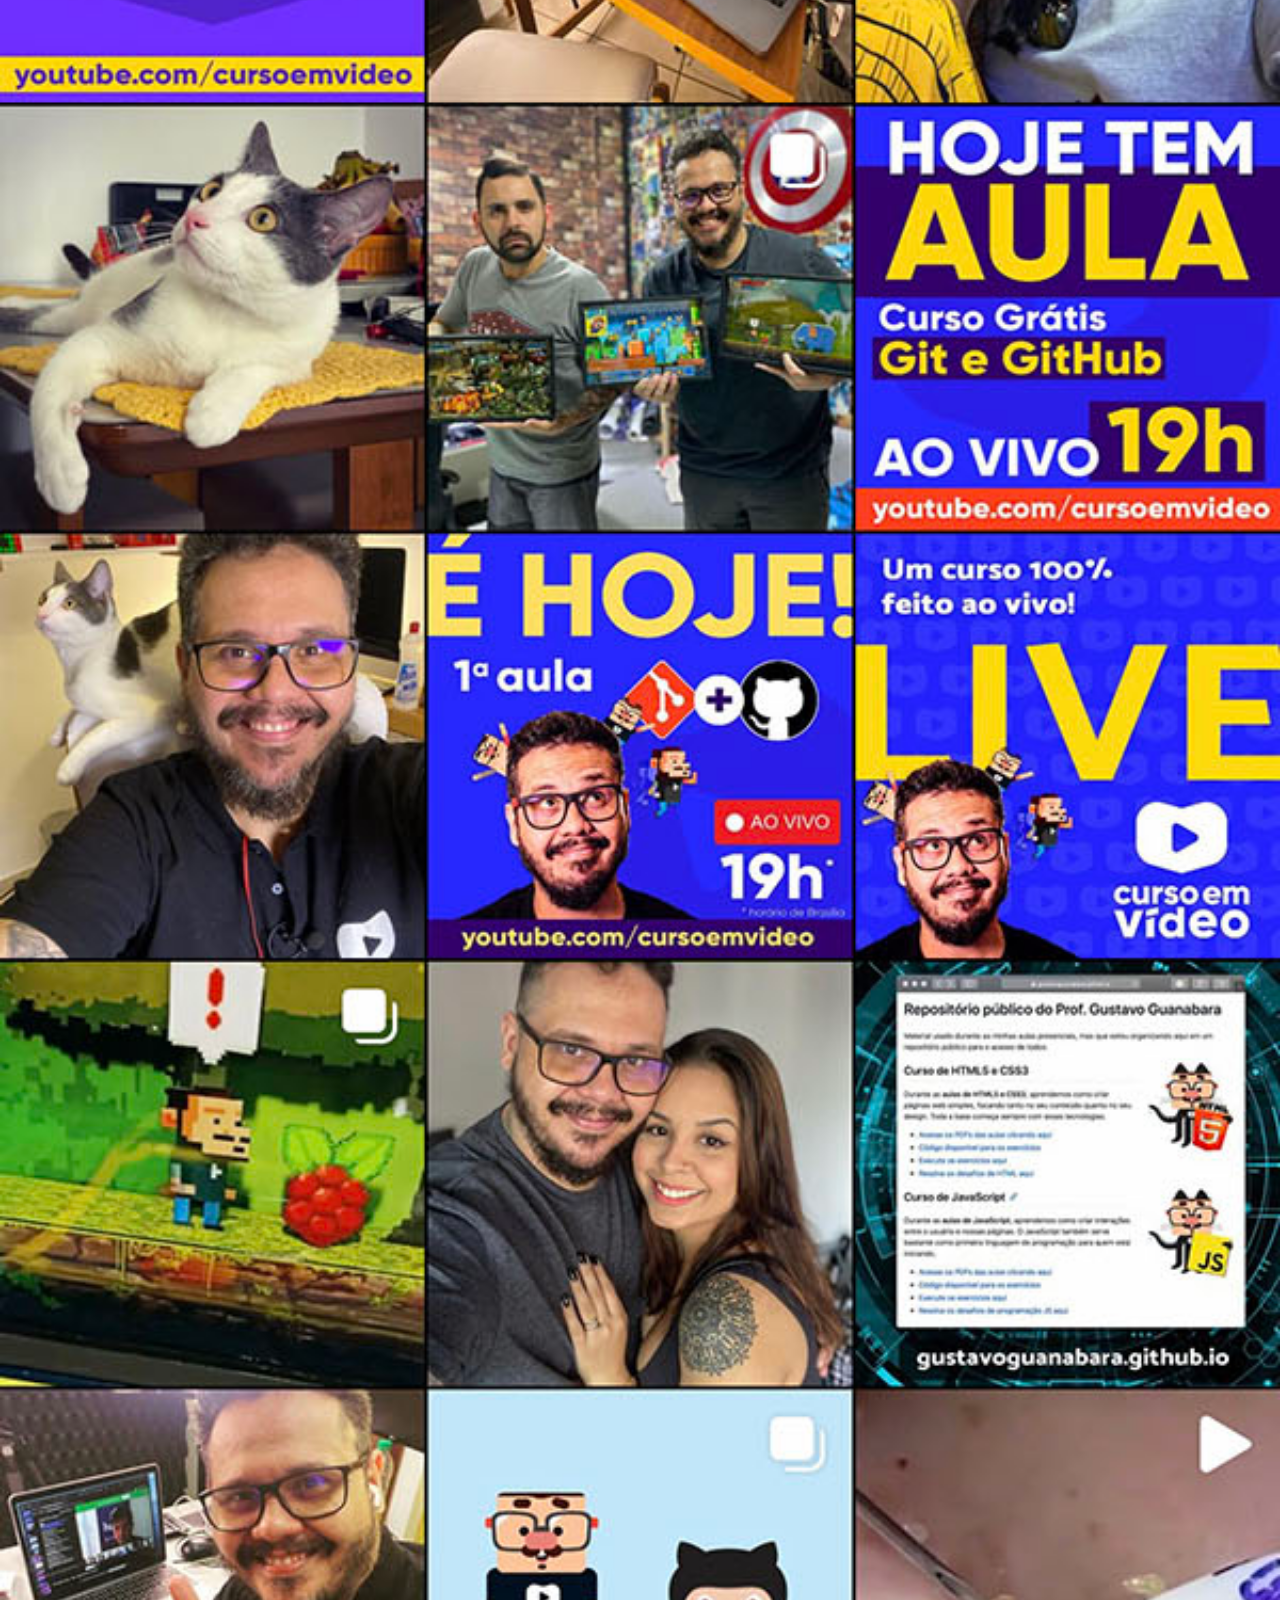
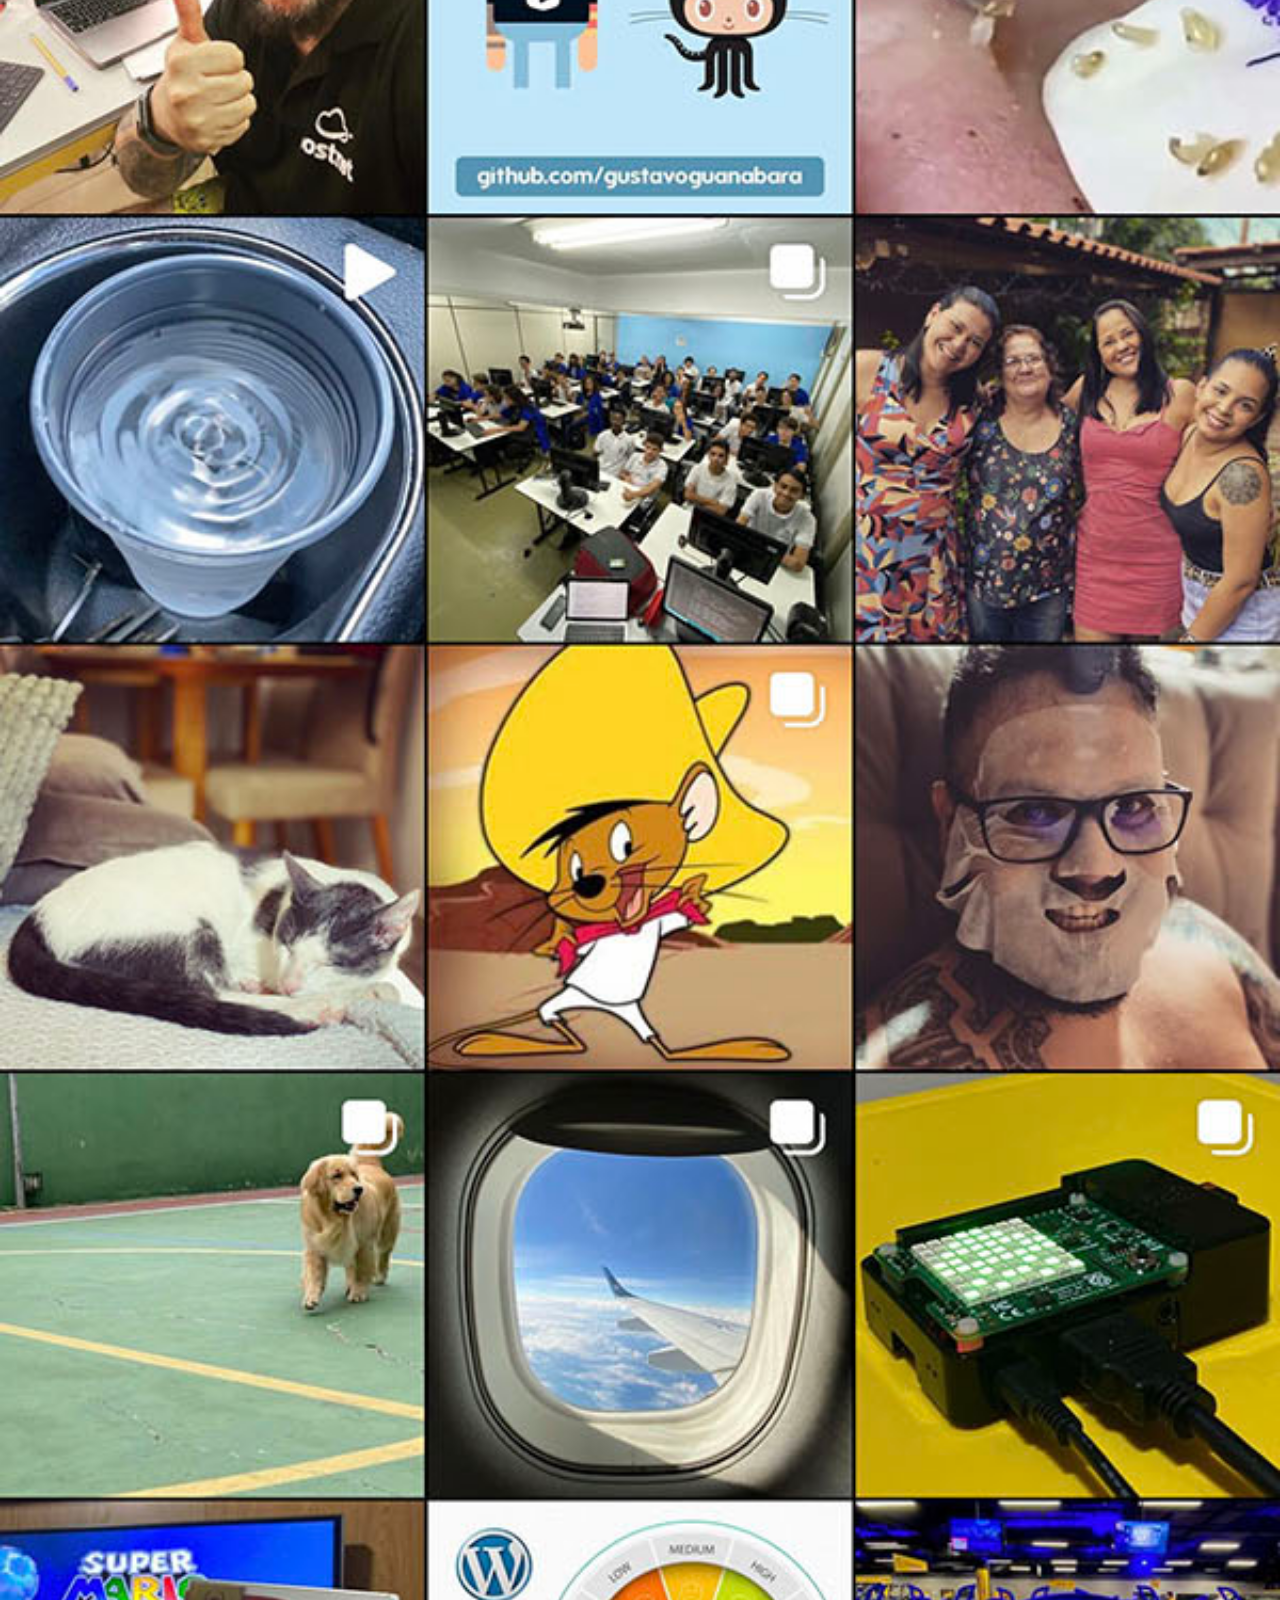
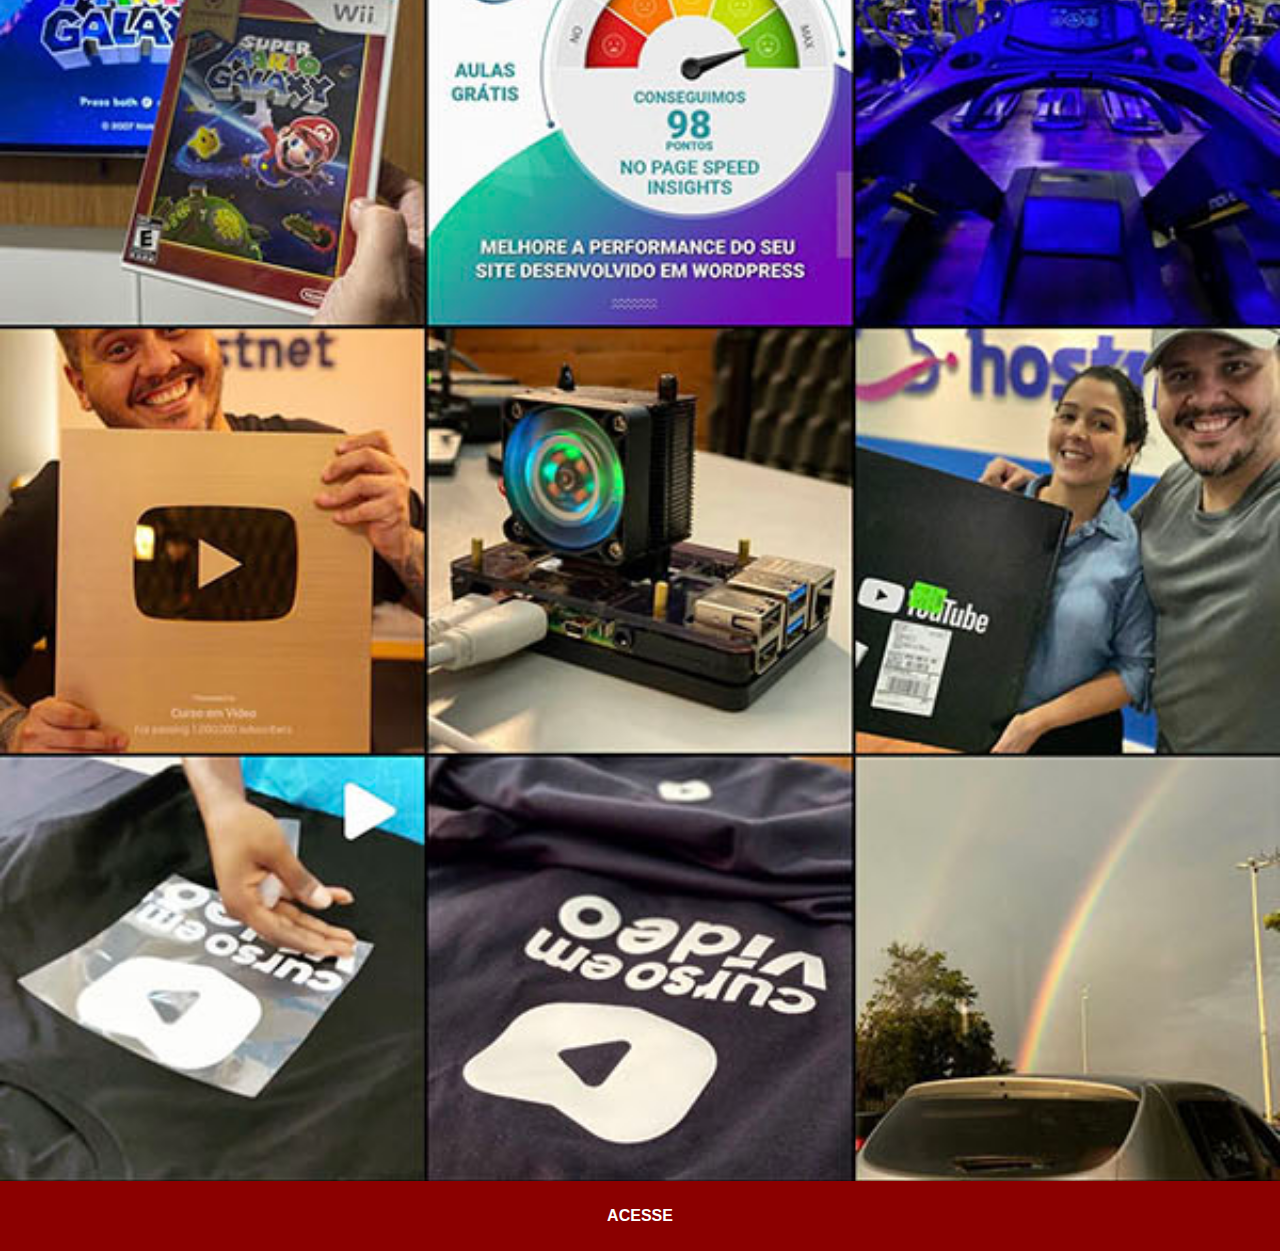
<file: paginas/instagram.html>
<!DOCTYPE html>
<html lang="pt-br">
<head>
    <meta charset="UTF-8">
    <meta name="viewport" content="width=device-width, initial-scale=1.0">
    <title>Instagram</title>
    <link rel="stylesheet" href="pagina.css">
</head>
<body>
    <img src="/imagens/tela-instagram.jpg" alt="foto do instagram">
    <button>ACESSE</button>
</body>
</html>
</file>
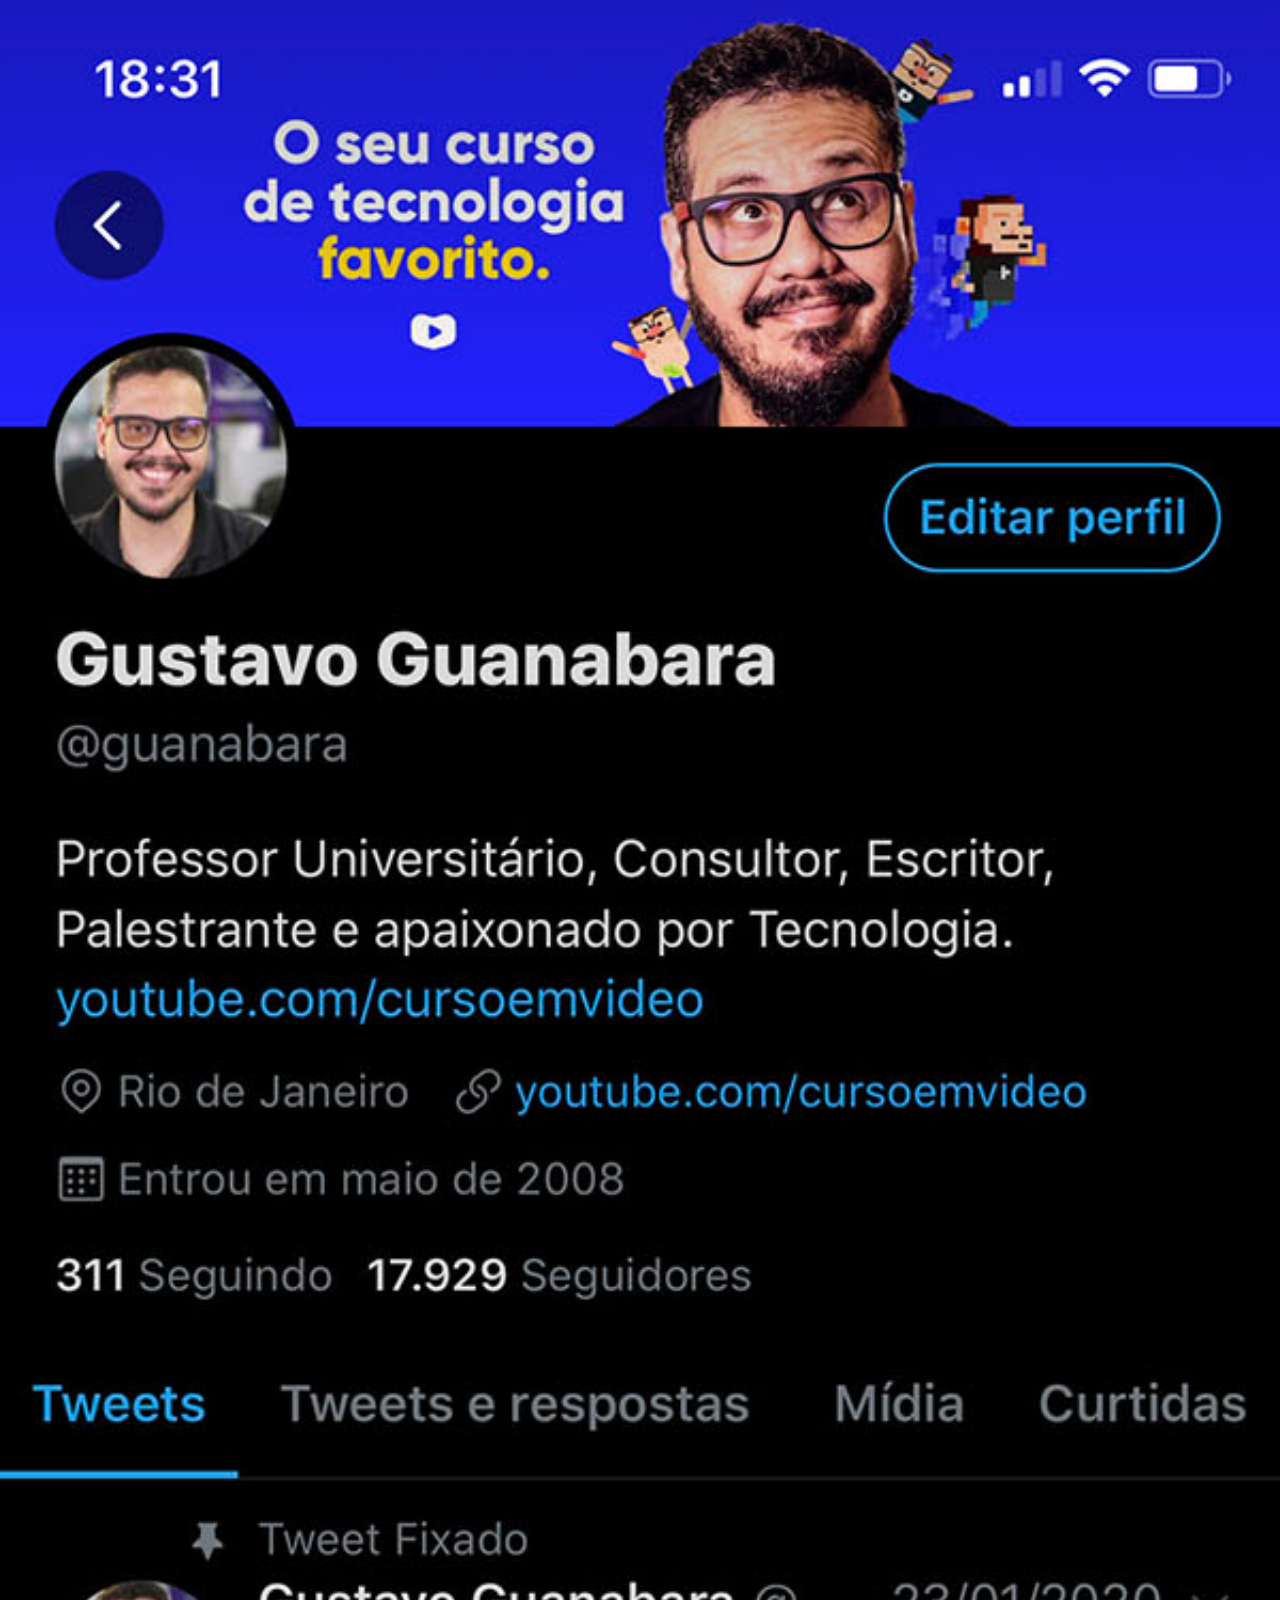
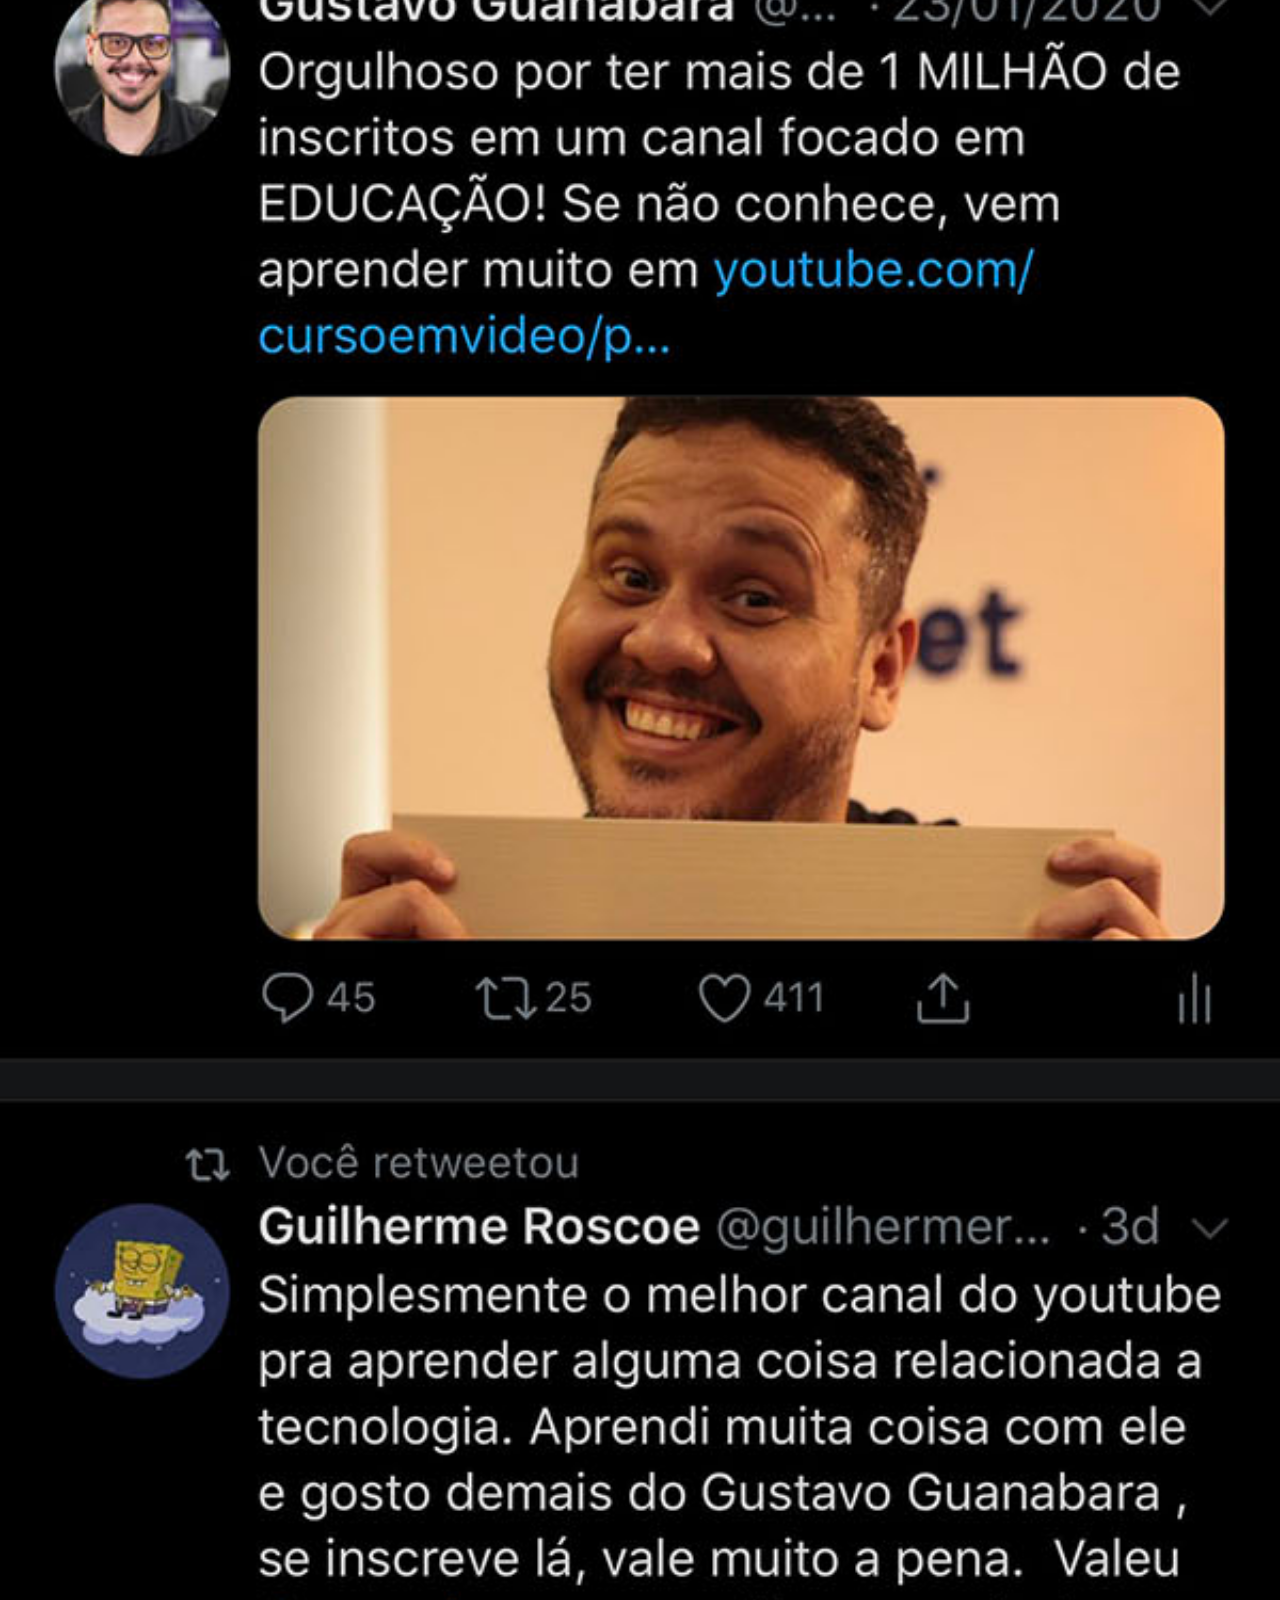
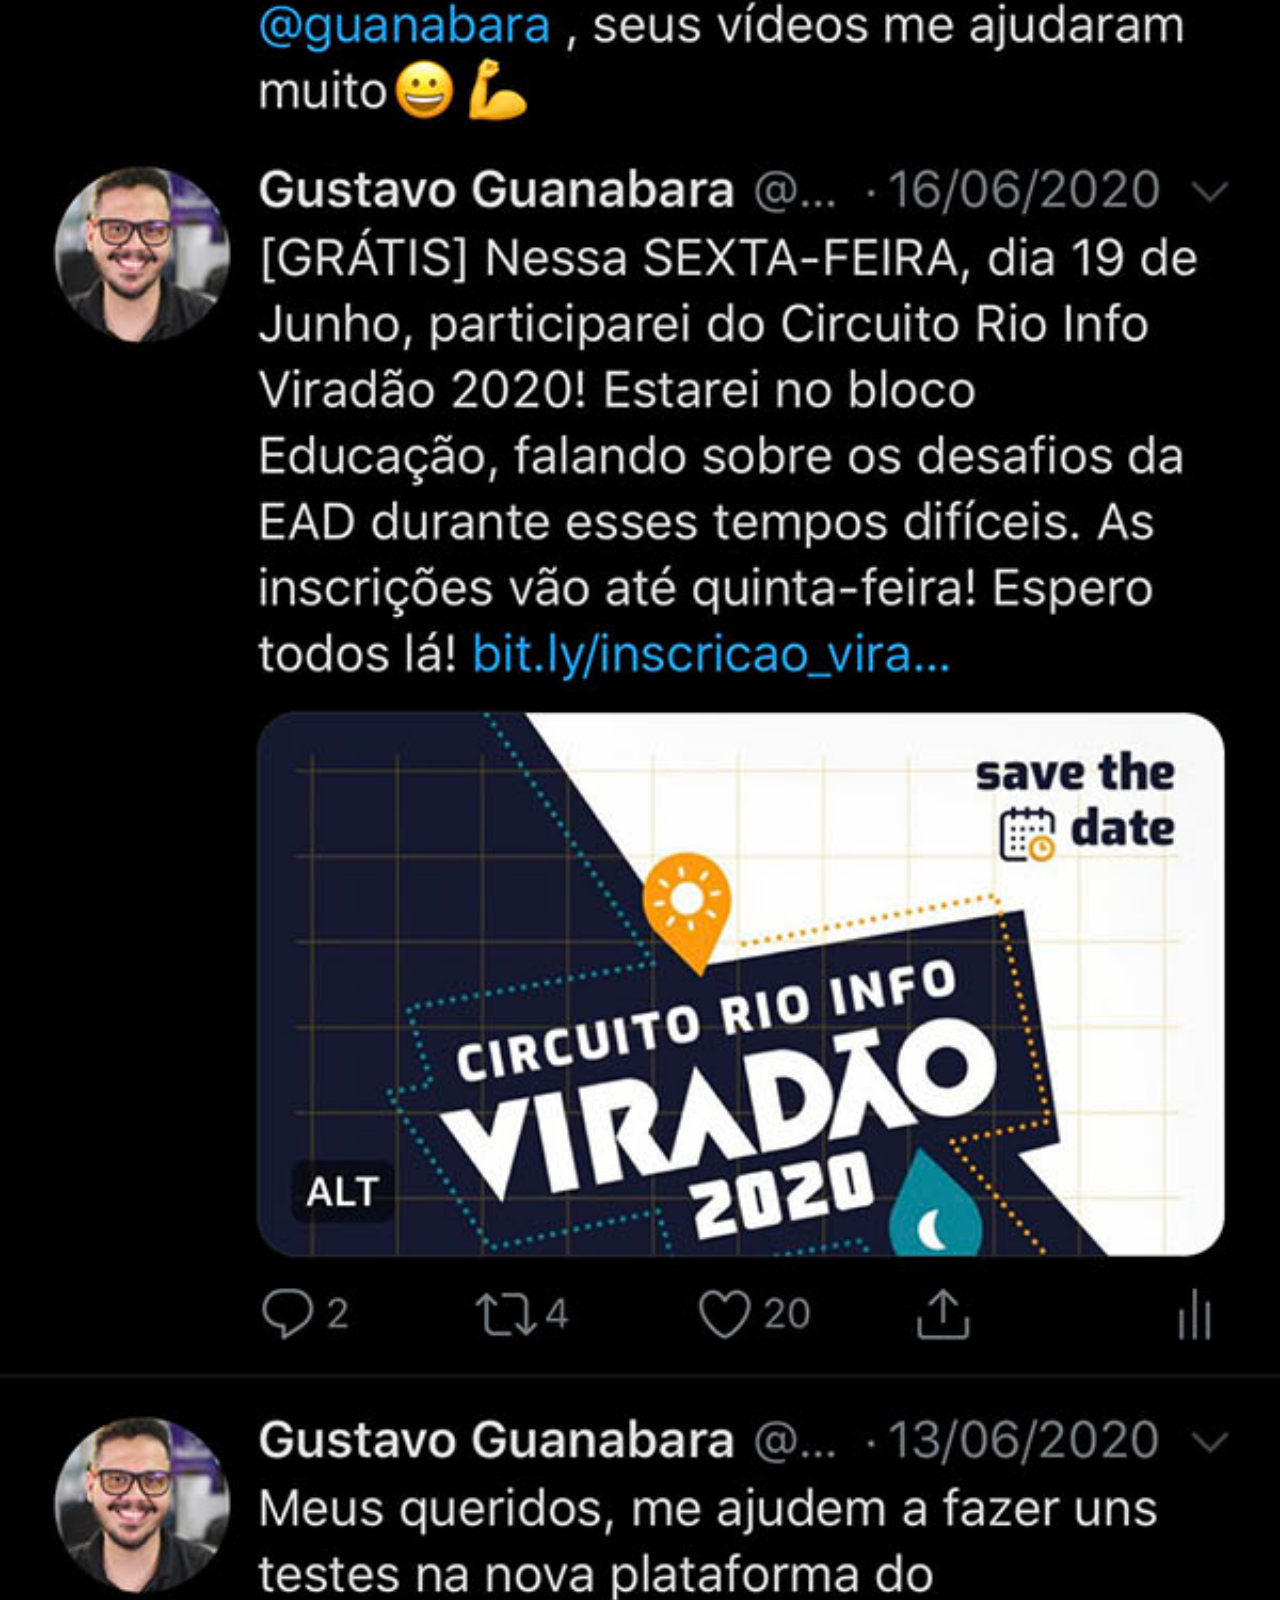
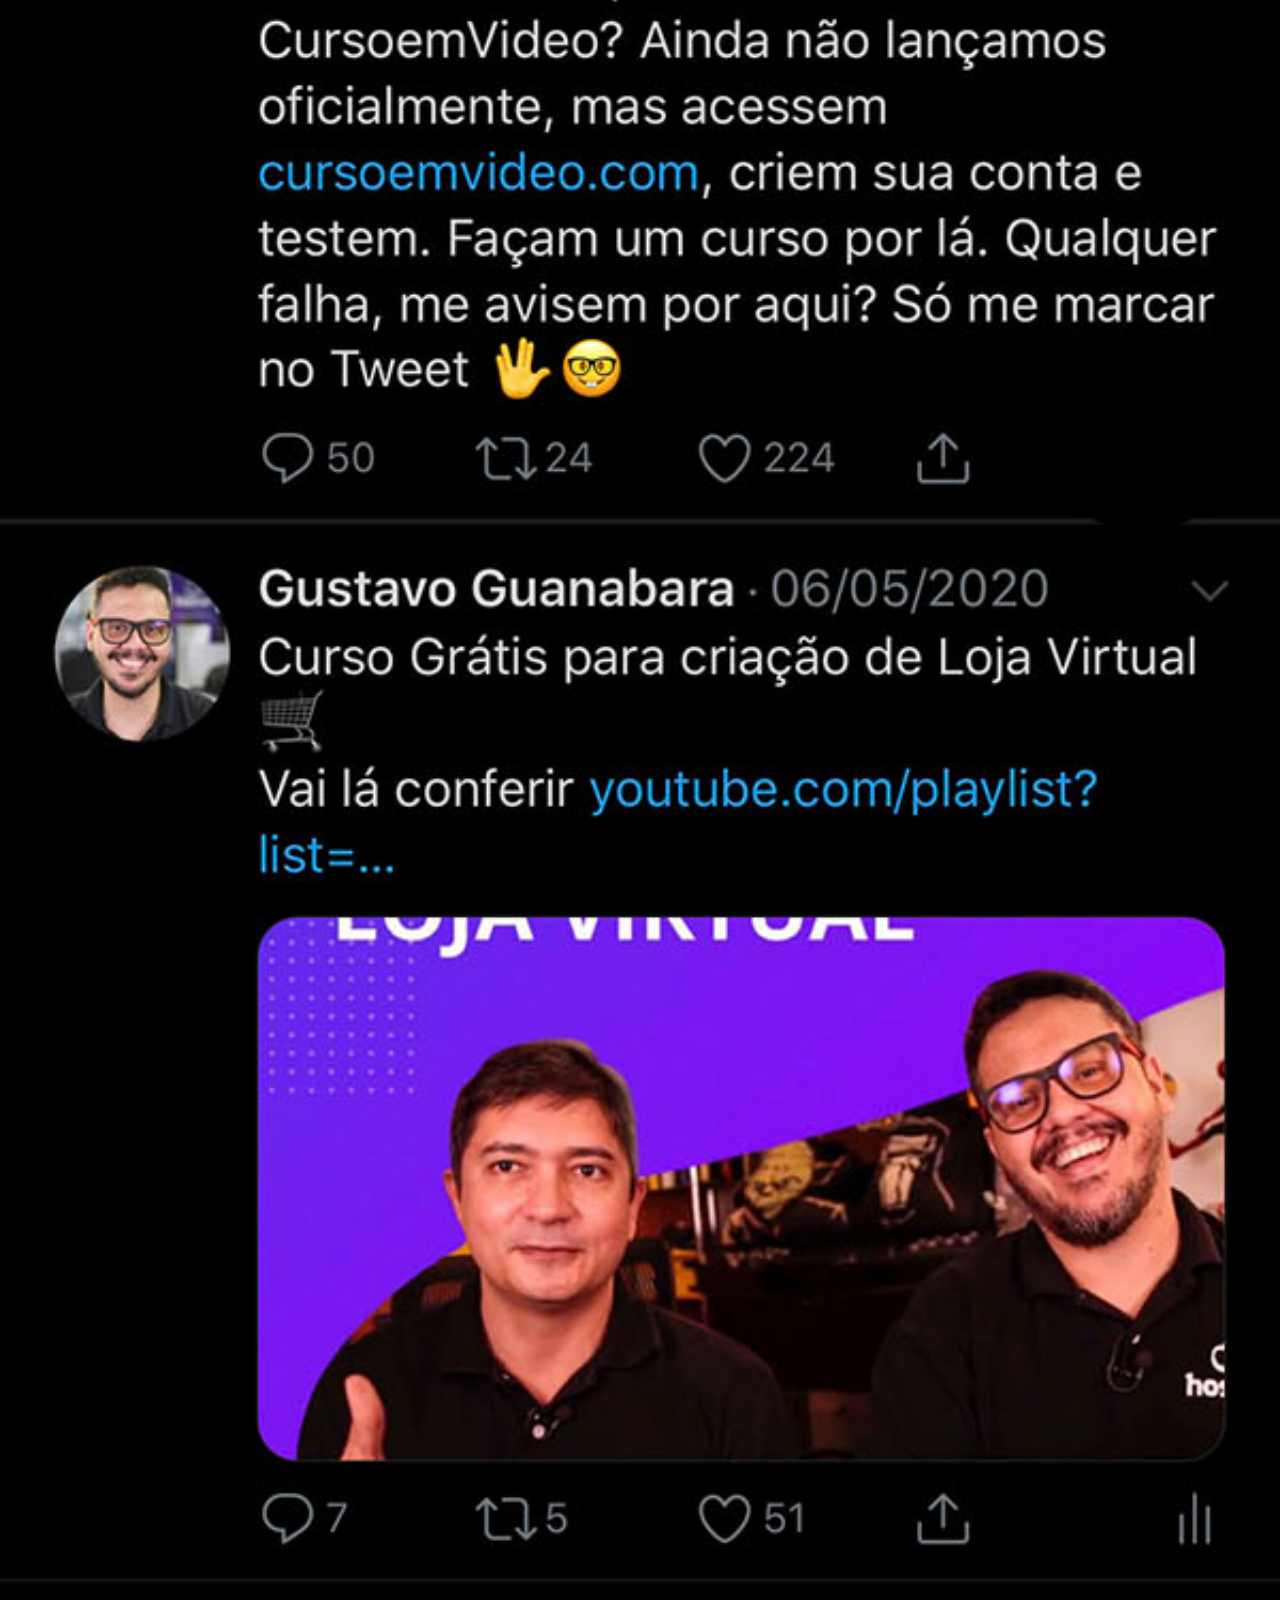
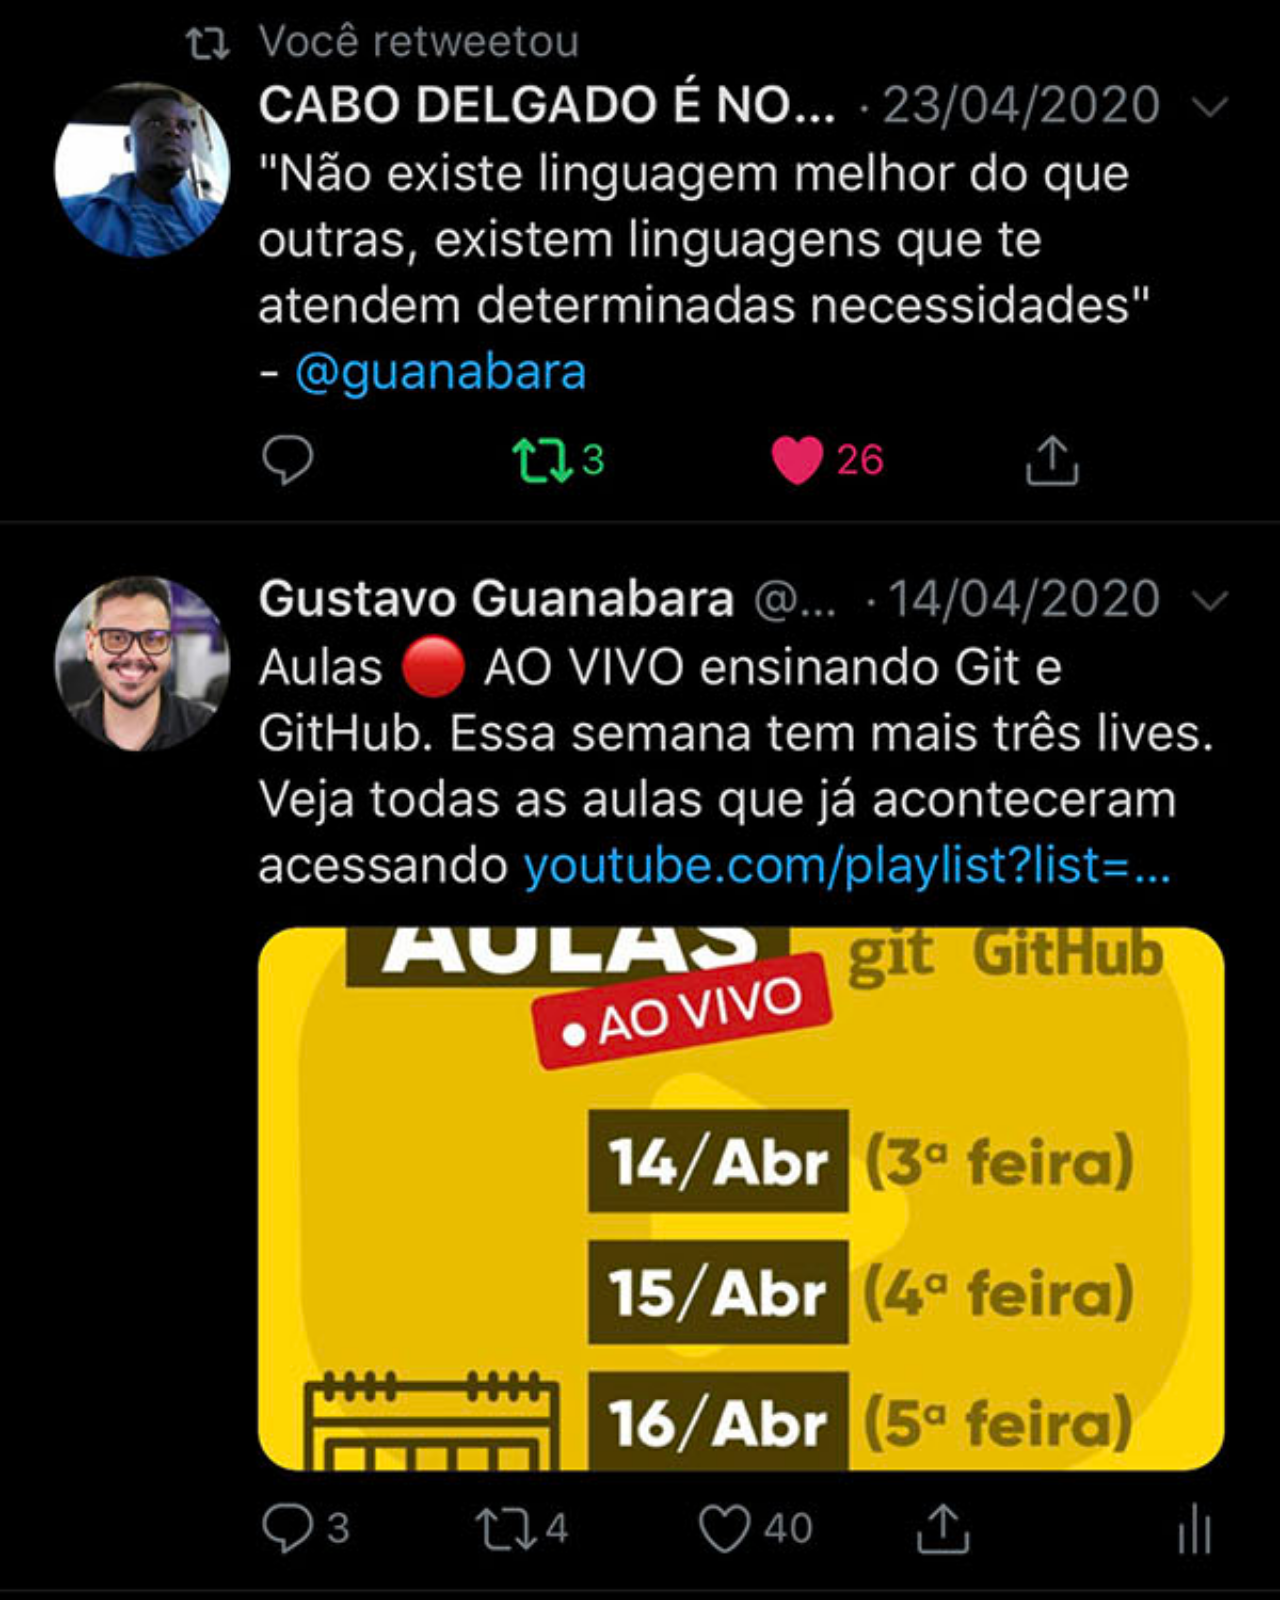
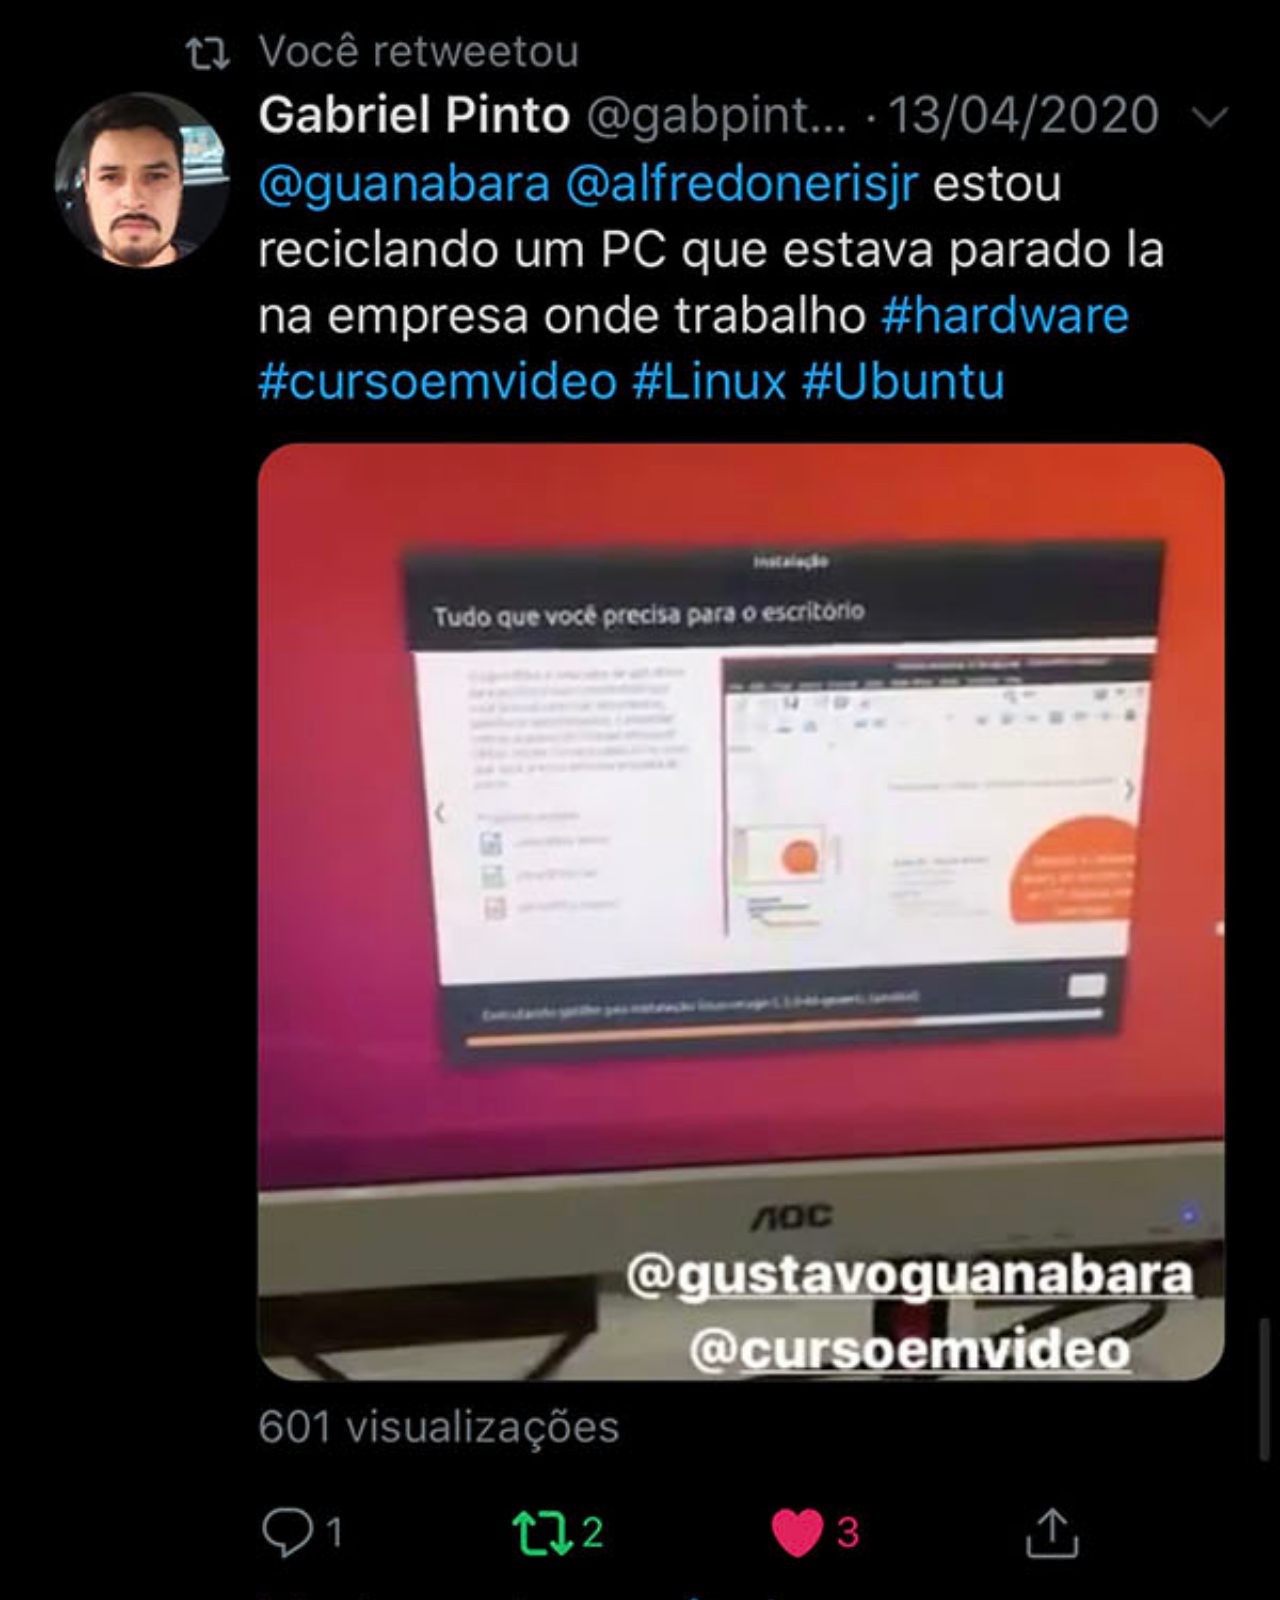
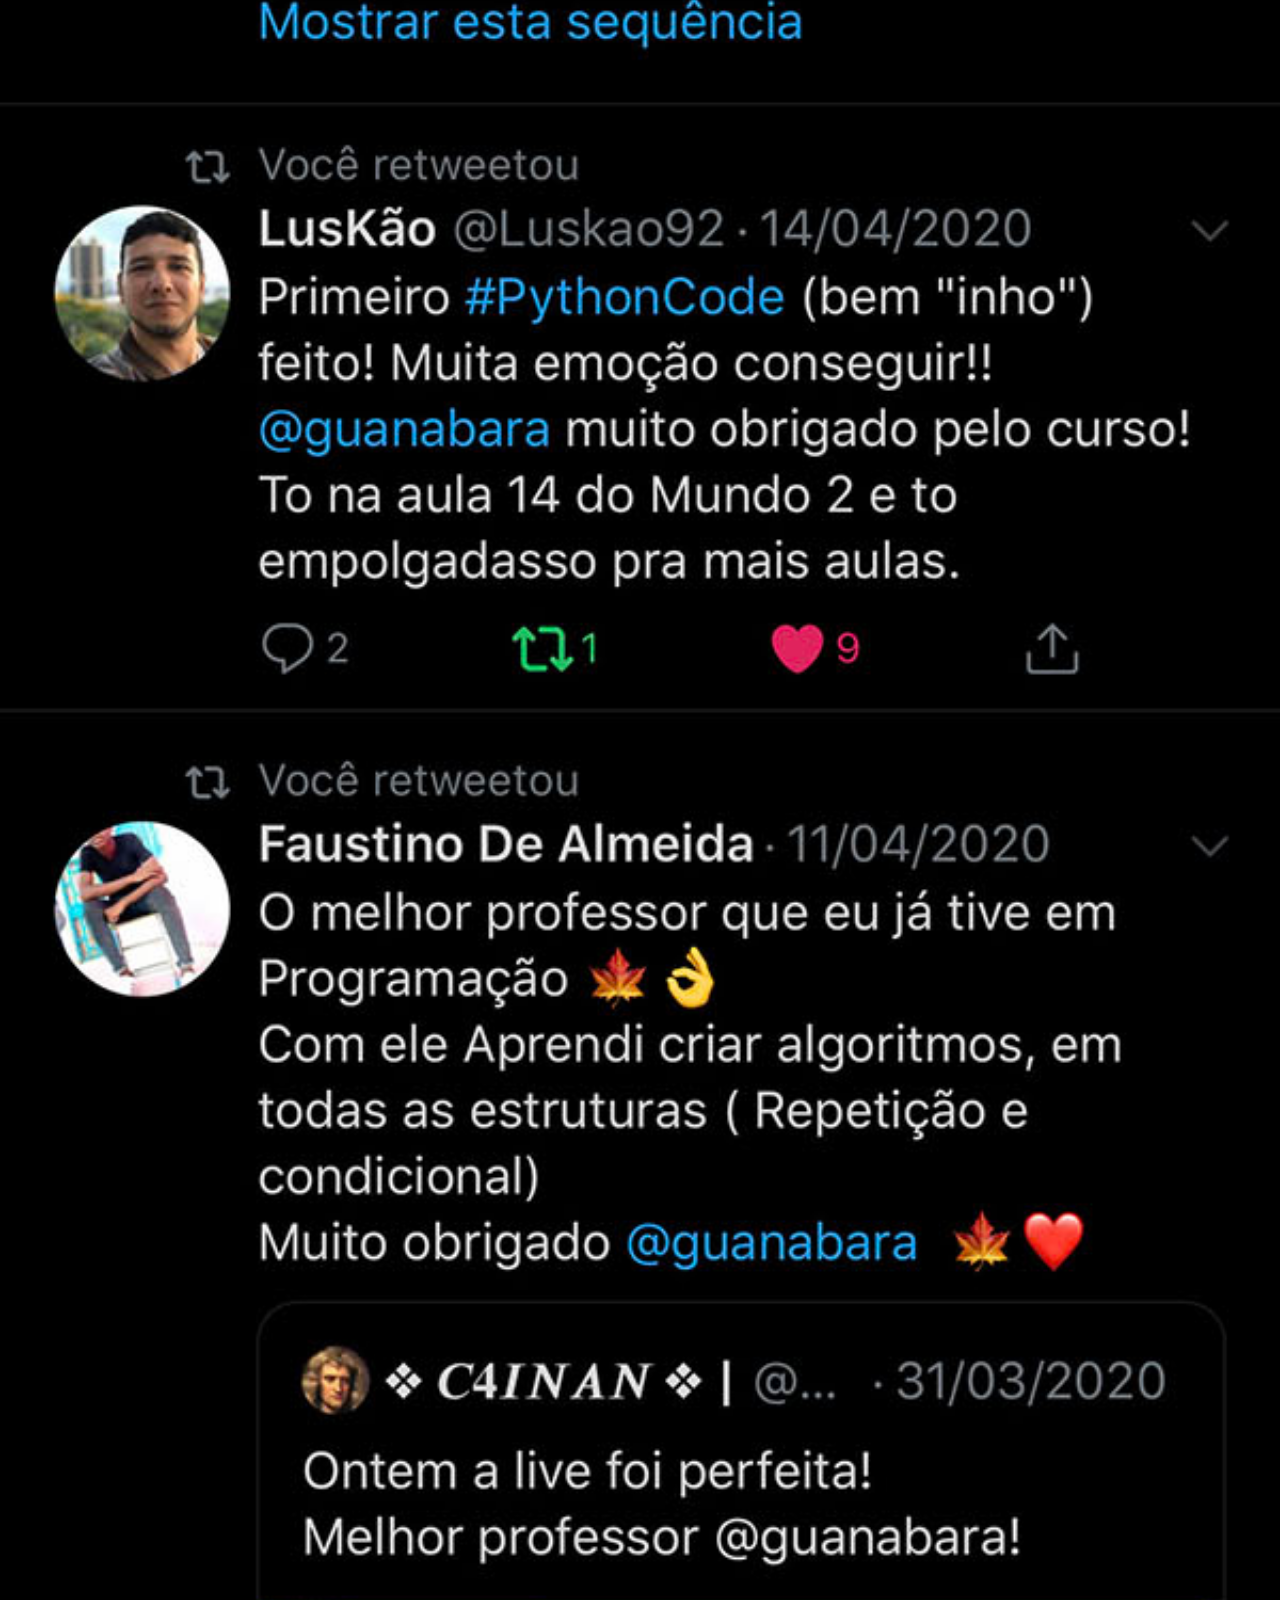
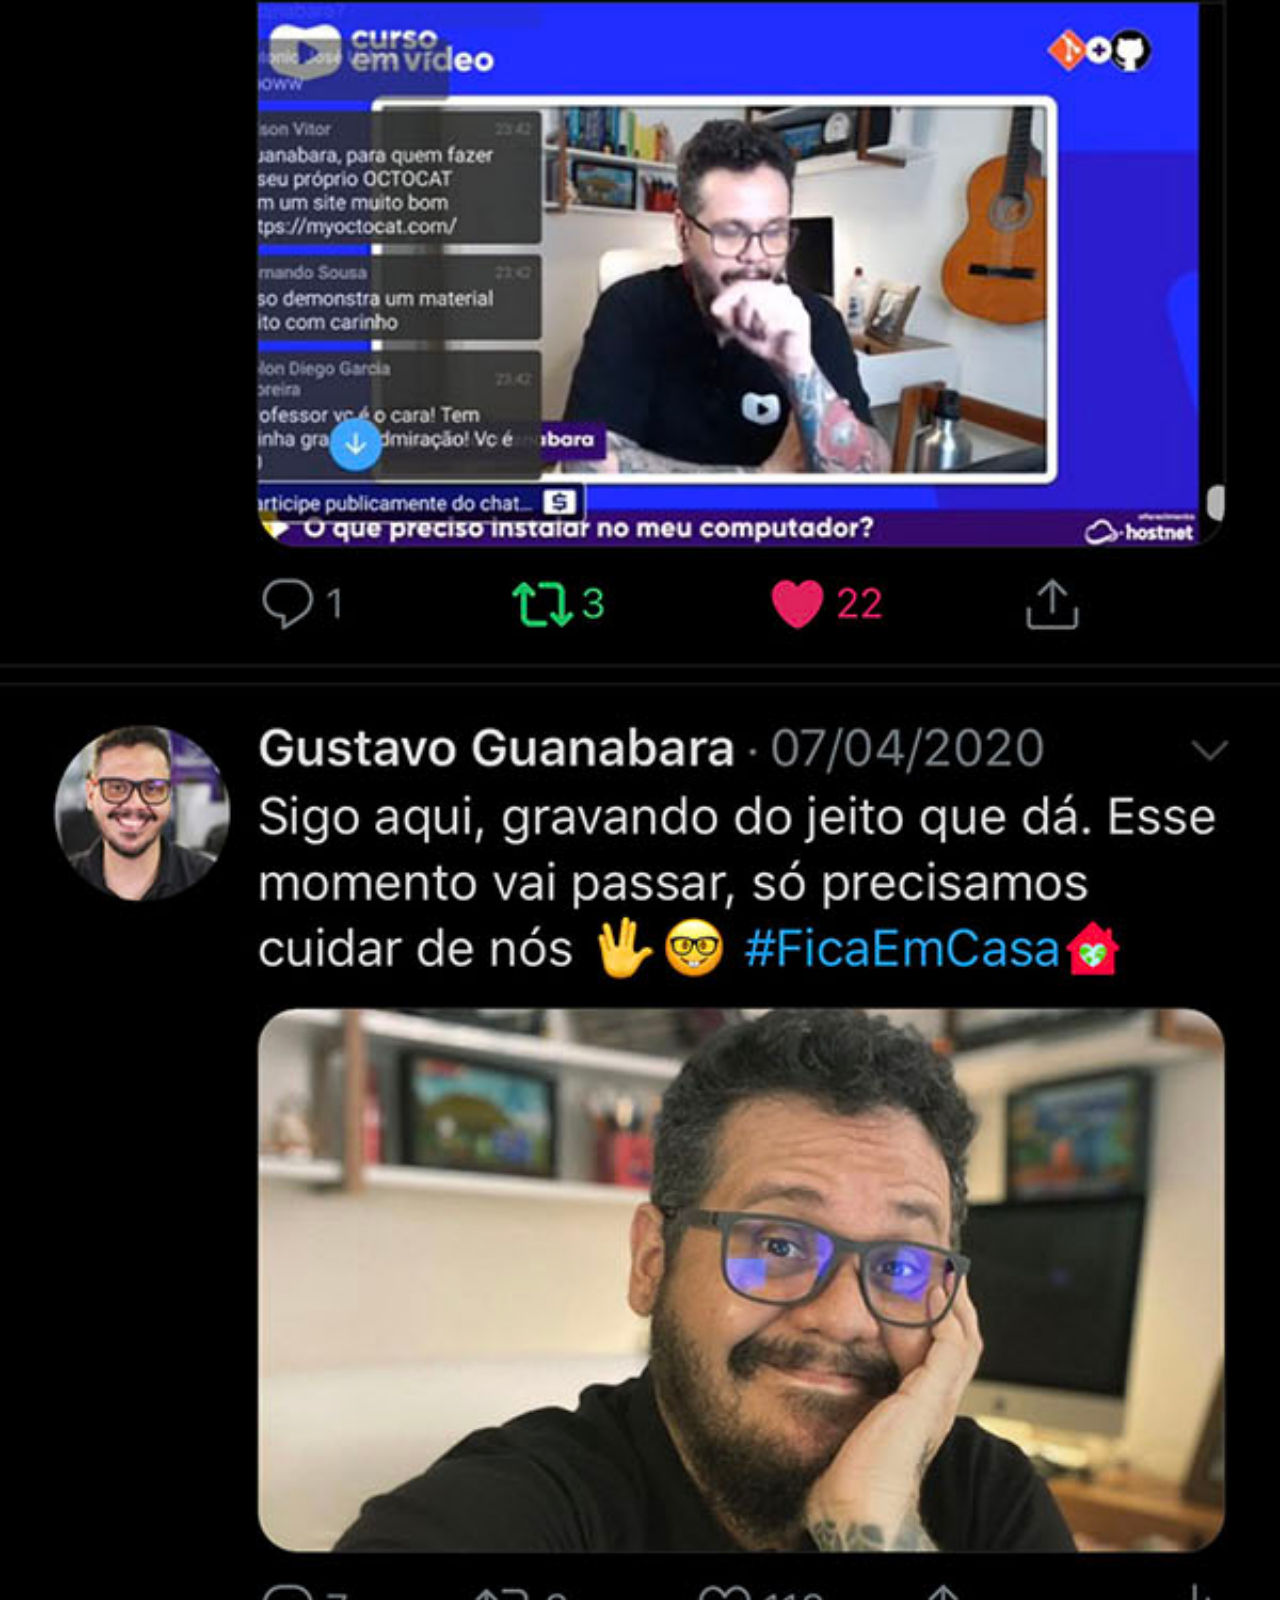
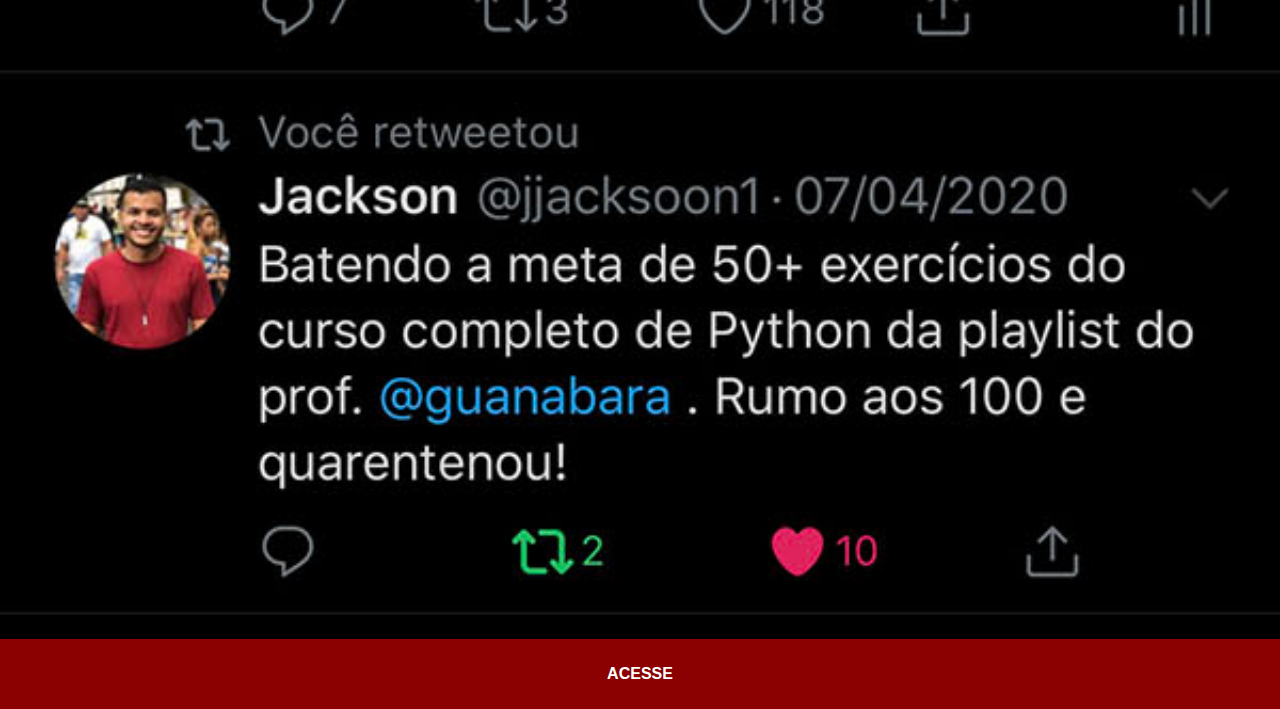
<file: paginas/twiter.html>
<!DOCTYPE html>
<html lang="pt-br">
<head>
    <meta charset="UTF-8">
    <meta name="viewport" content="width=device-width, initial-scale=1.0">
    <title>Instagram</title>
    <link rel="stylesheet" href="pagina.css">
</head>
<body>
    <img src="/imagens/tela-twitter.jpg" alt="foto do twitter">
    <button>ACESSE</button>

</body>
</html>
</file>
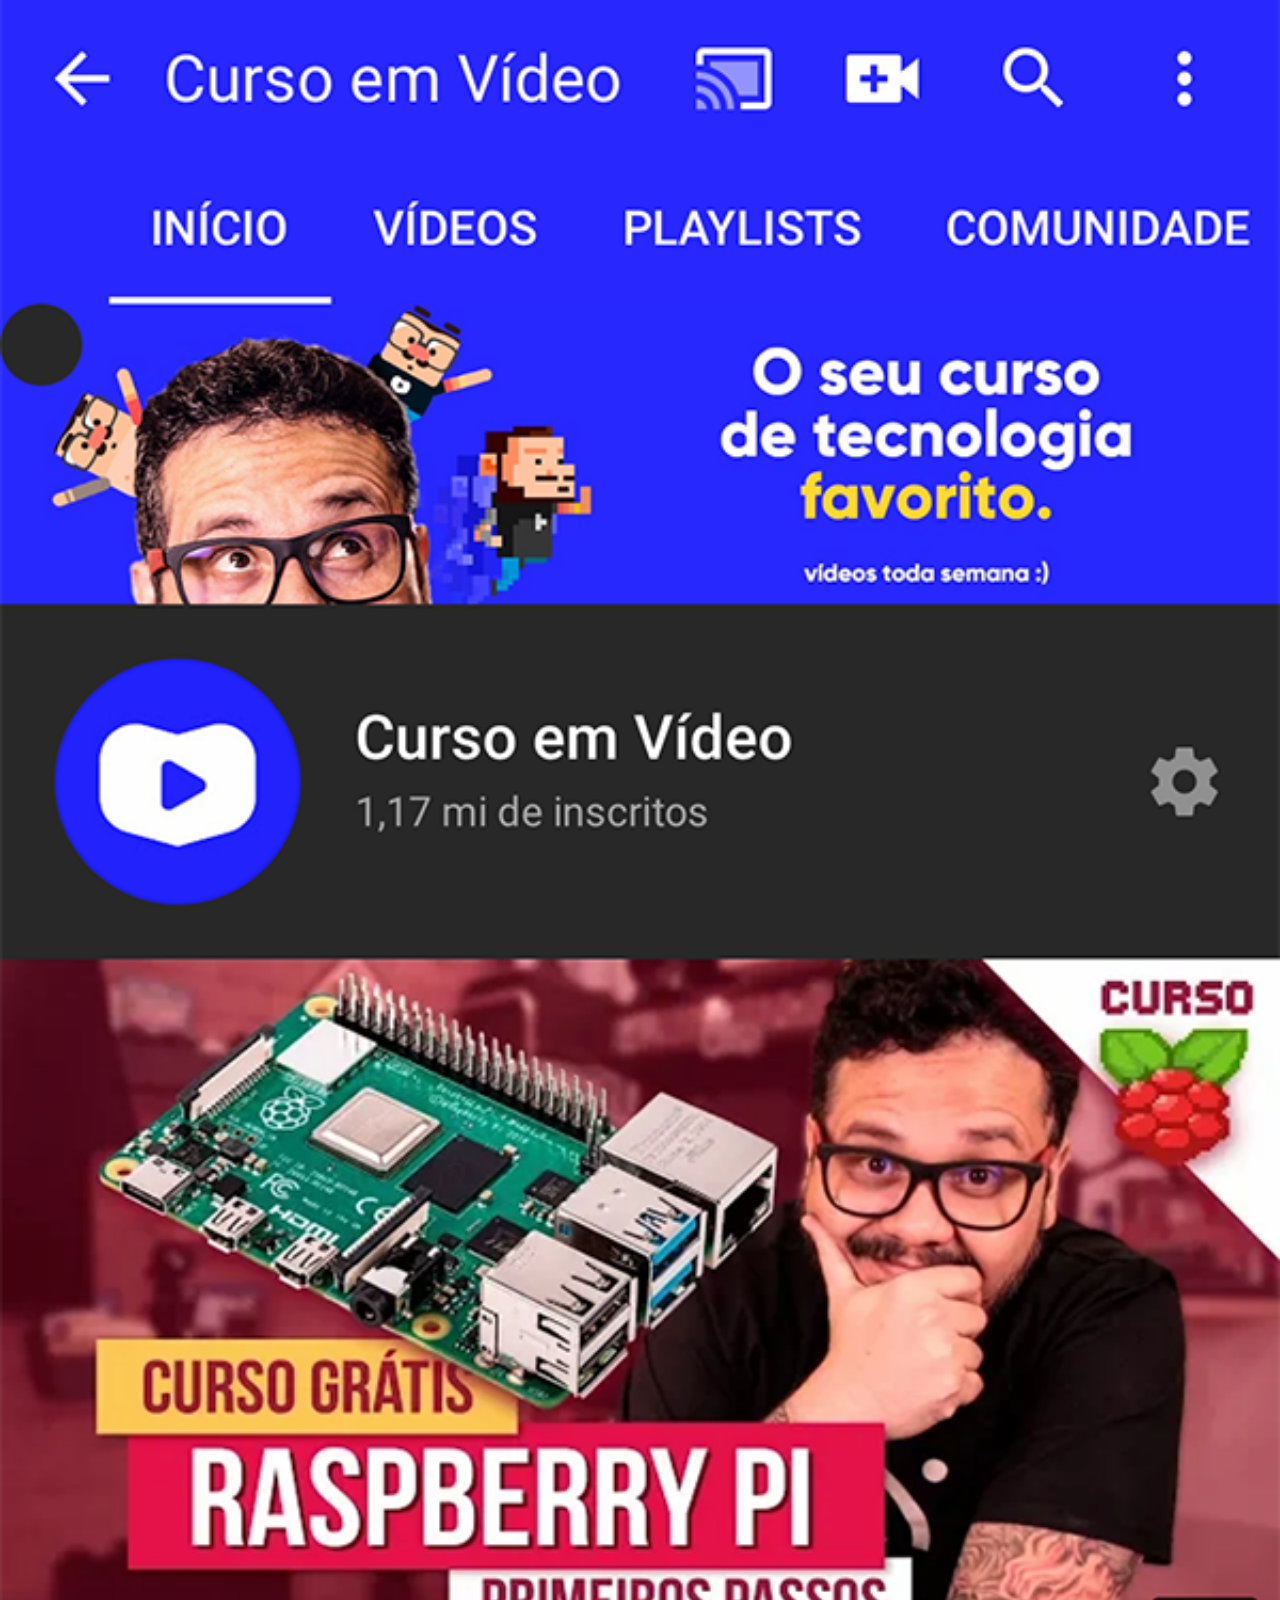
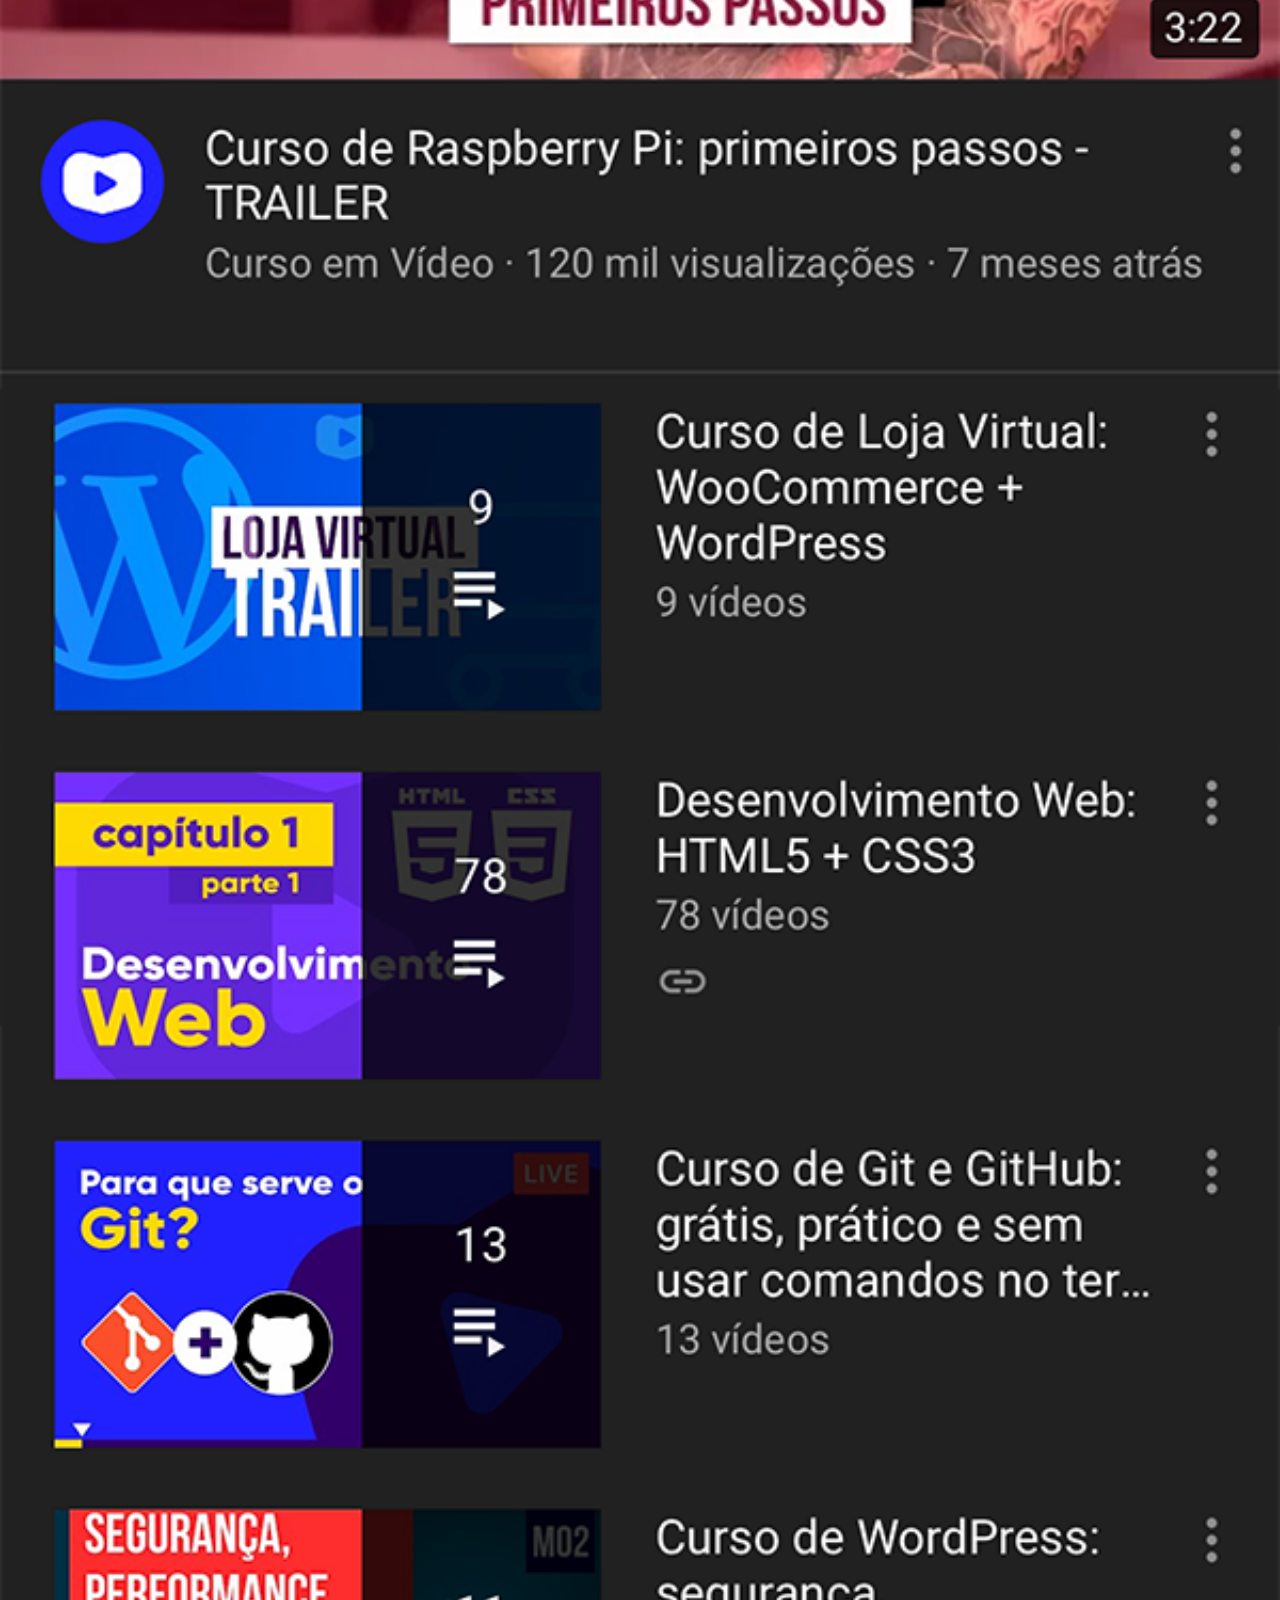
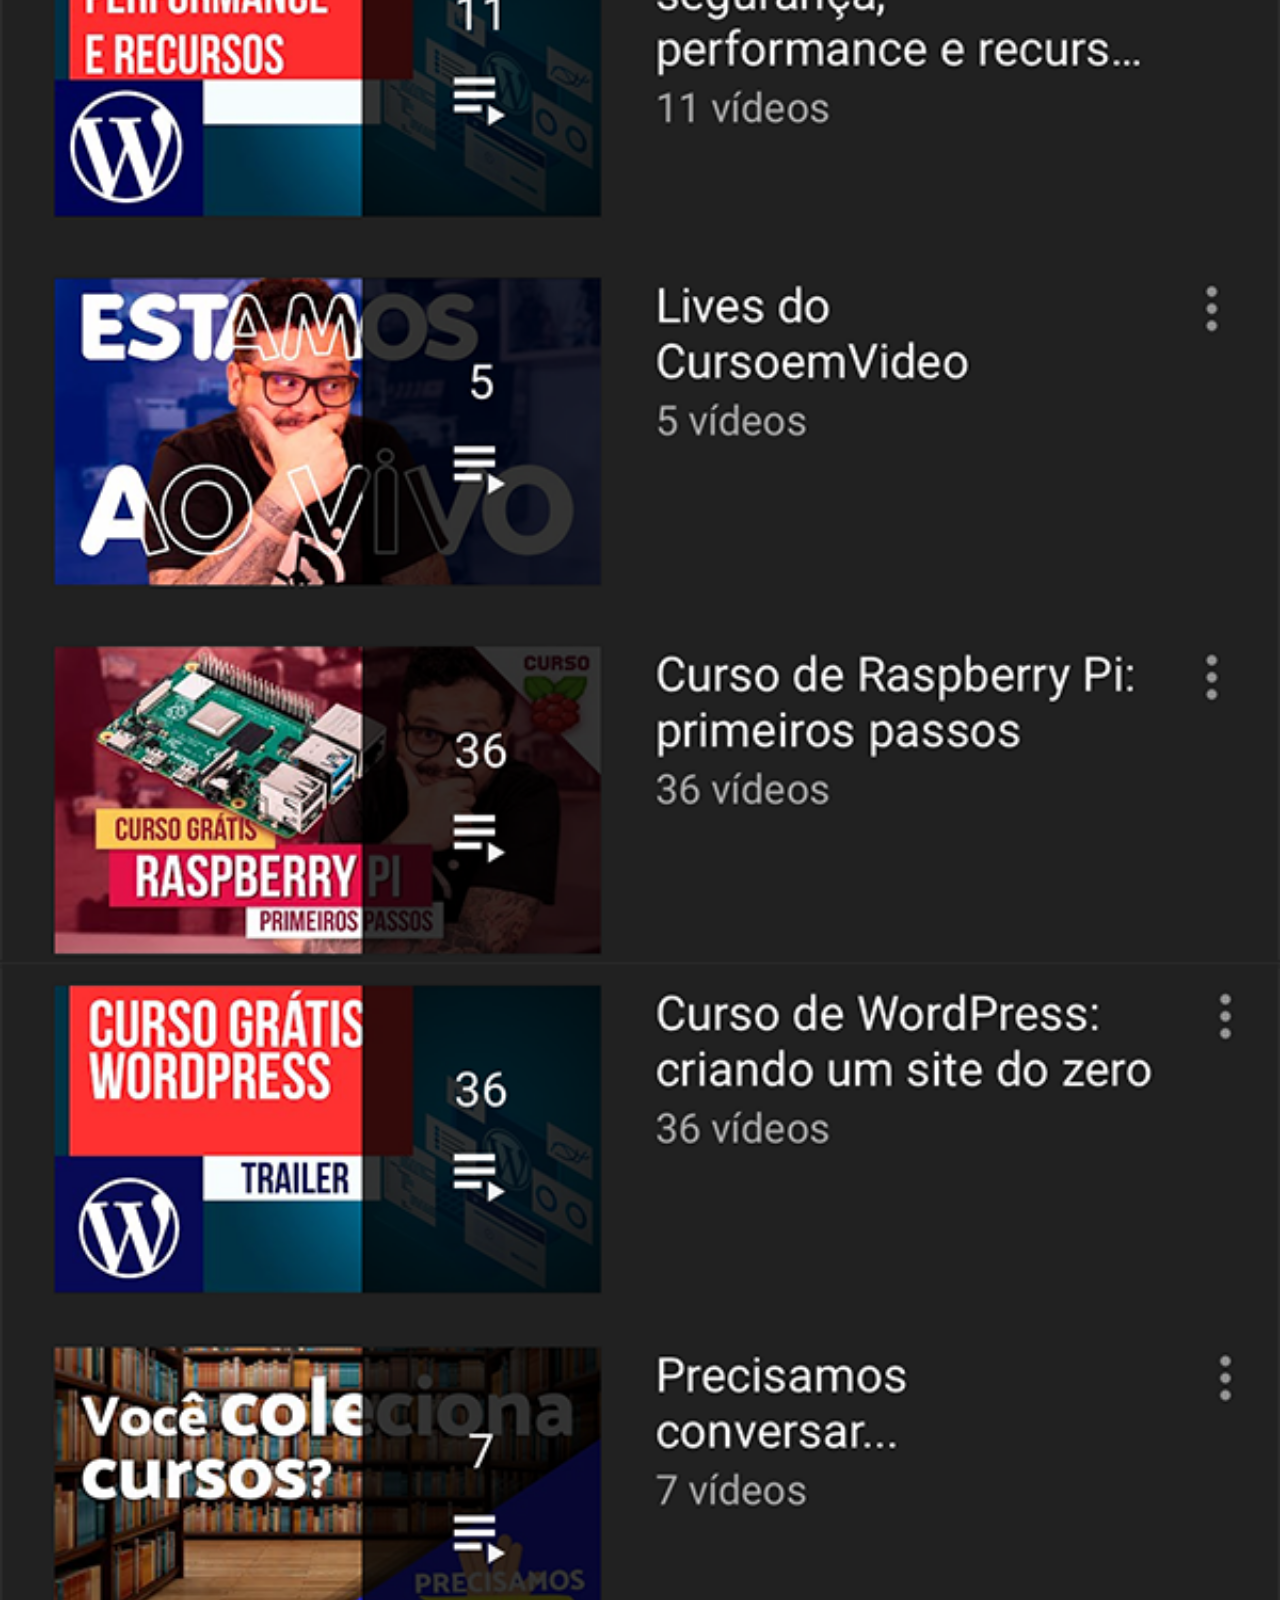
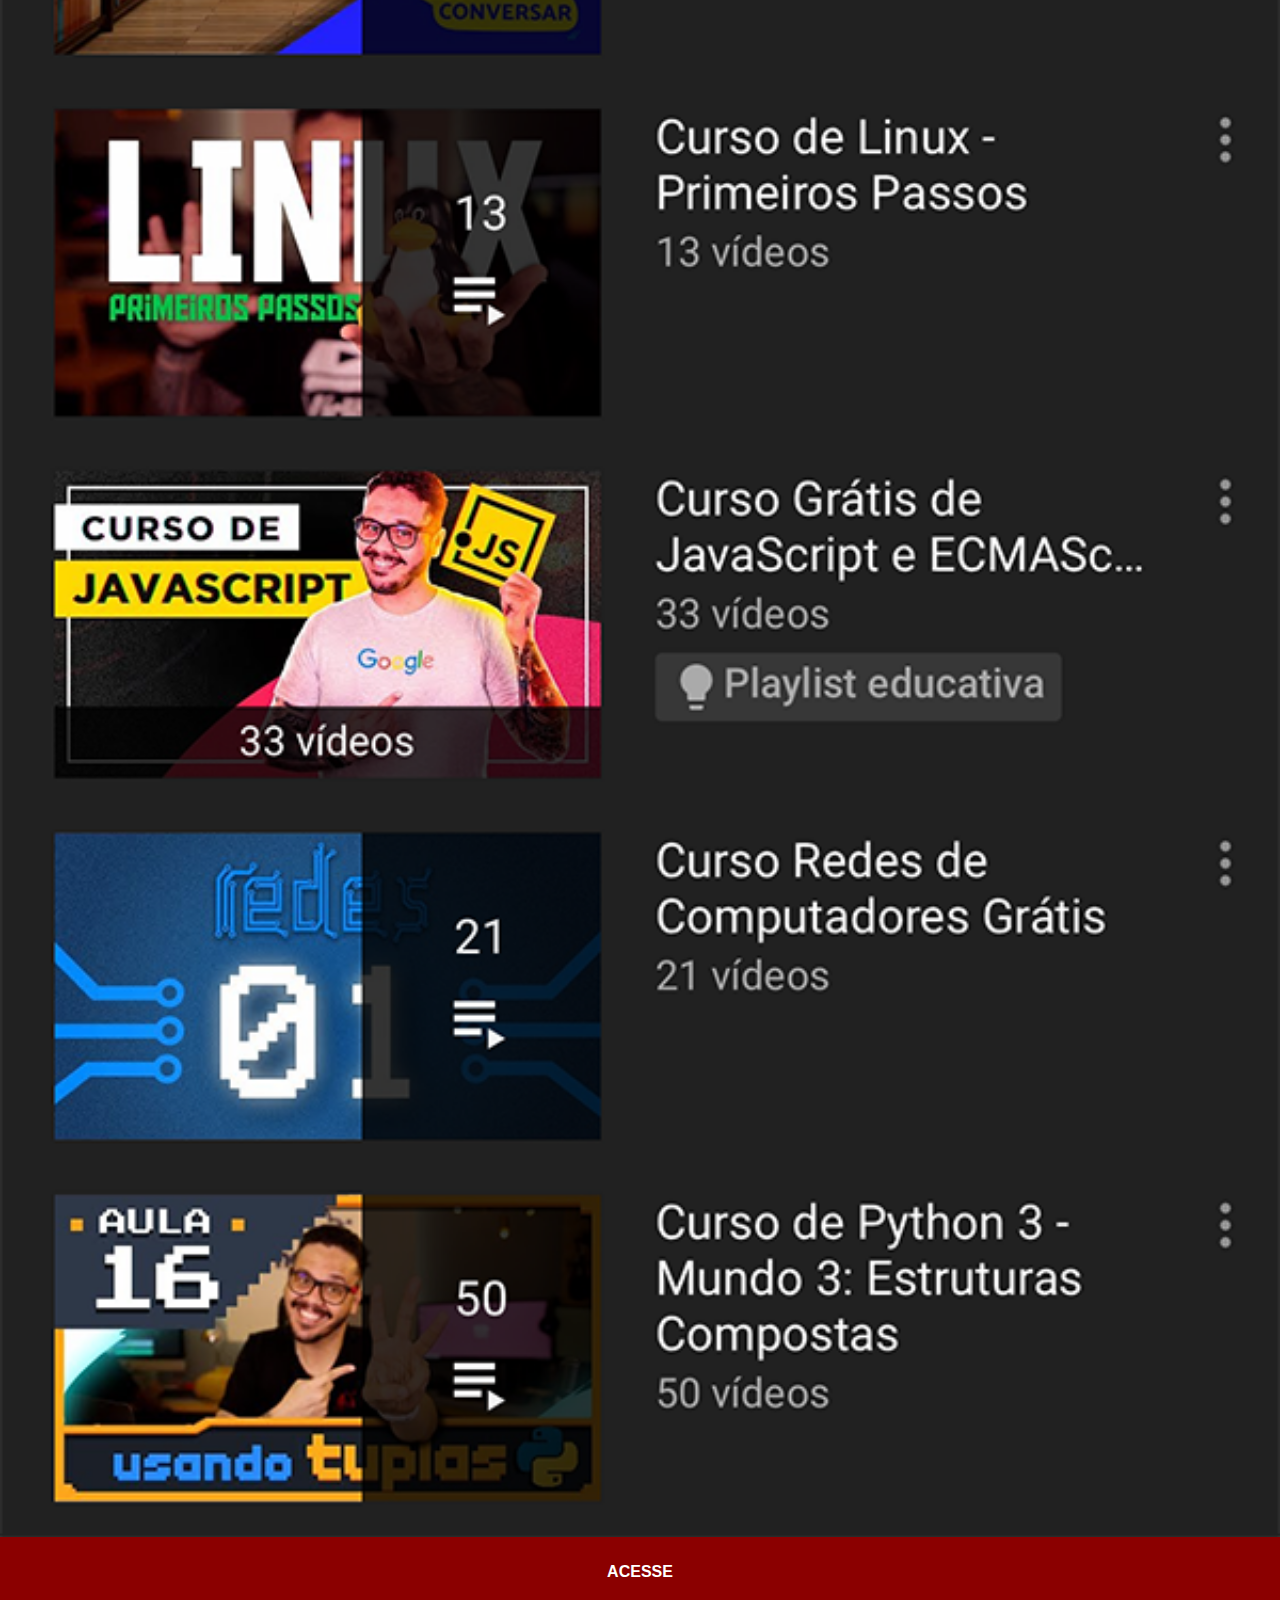
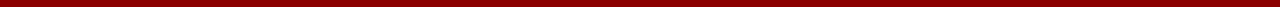
<file: paginas/youtube.html>
<!DOCTYPE html>
<html lang="pt-br">
<head>
    <meta charset="UTF-8">
    <meta name="viewport" content="width=device-width, initial-scale=1.0">
    <title>Instagram</title>
    <link rel="stylesheet" href="pagina.css">
</head>
<body>
    <img src="/imagens/tela-youtube.png" alt="foto do youtube">
    <button>ACESSE</button>
</body>
</html>
</file>
<file: style.css>
@charset "UTF-8";

:root{
    --icon-size: 50px;
}

*{
    box-sizing: border-box;
}

html,body{
    padding: 0px;
    margin: 0px;
}

body{
    background-color: black;
    height: 110vh;
    background-image: url(imagens/fundo-madeira.jpg);
    background-size: cover;
    background-repeat: no-repeat;
    background-position: center top;
}

#telefone{
    position: absolute;
    top: 50%;
    left: 50%;
    transform: translate(-50%,-50%);

    background-image: url(imagens/frame-iphone.png);
    background-repeat: no-repeat;
    background-position: center;
    width: 310px;
    height: 620px;
}

iframe{
    width: 267px;
    height: 475px;
    margin-top: 77px;
    margin-left: 22px;
}

nav{
    text-align: right;
    padding-top: 10px;
    padding-right: 10px;
}

nav > a{
    display: block;
    margin: 15px 0px;
}

nav > a > img{
    border-radius: 50%;
    width: var(--icon-size);
    height: var(--icon-size);
}

a > img:hover{
    border: 1px solid white;
    transform: translate(-2px,-2px);
    box-shadow: 0px 0px 15px black;
    transition: .5s;
}
</file>
<file: paginas/pagina.css>
@charset "UTF-8";

*{
    box-sizing: border-box;
}
body,html{
    padding: 0px;
    margin: 0px;
}
img{
    width: 100%; 
}  

button{
    width: 100%;
    height: 70px;
    margin-top: -5px;
    border-radius: 0px;
    border: none;
    background-color: darkred;
    color: white;
    font-size: 1em;
    font-weight: bold;
    font-family: Arial, Helvetica, sans-serif;
}

button:hover{
    background-color: red;
}
</file>
